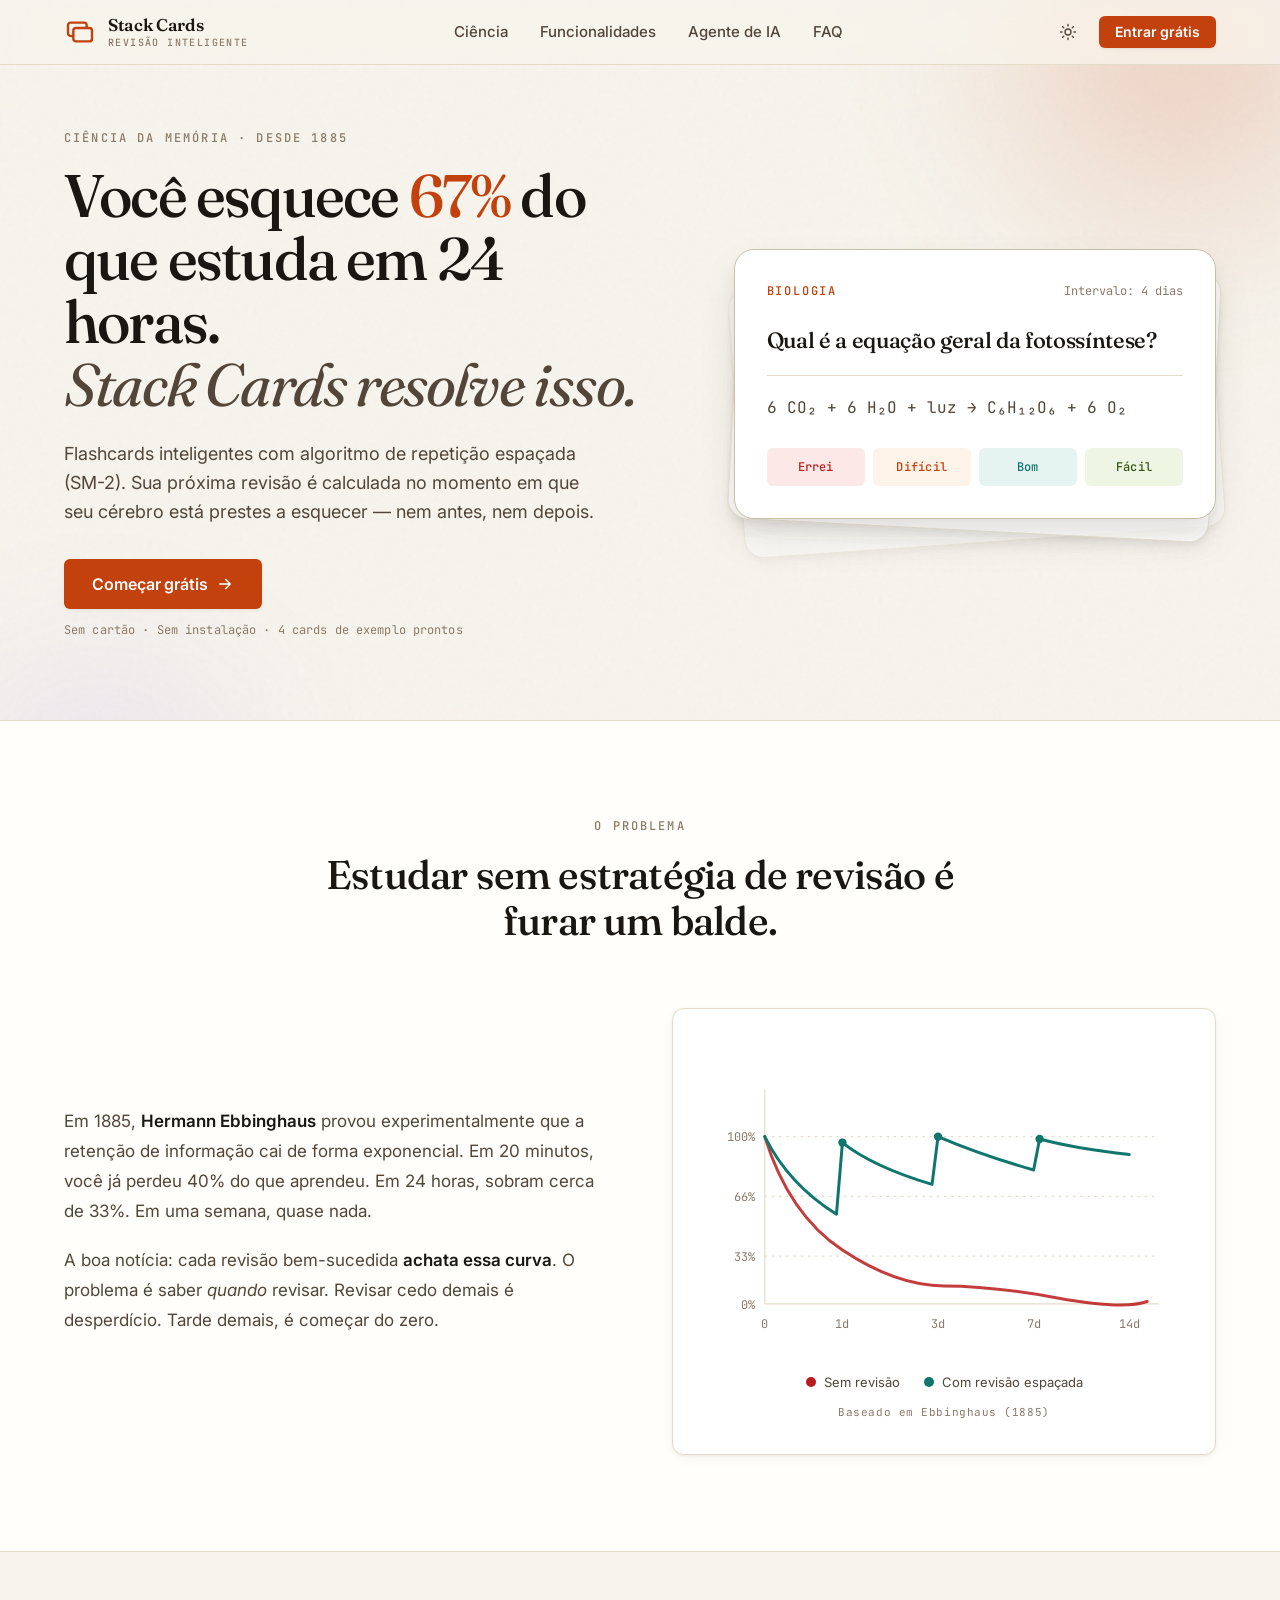
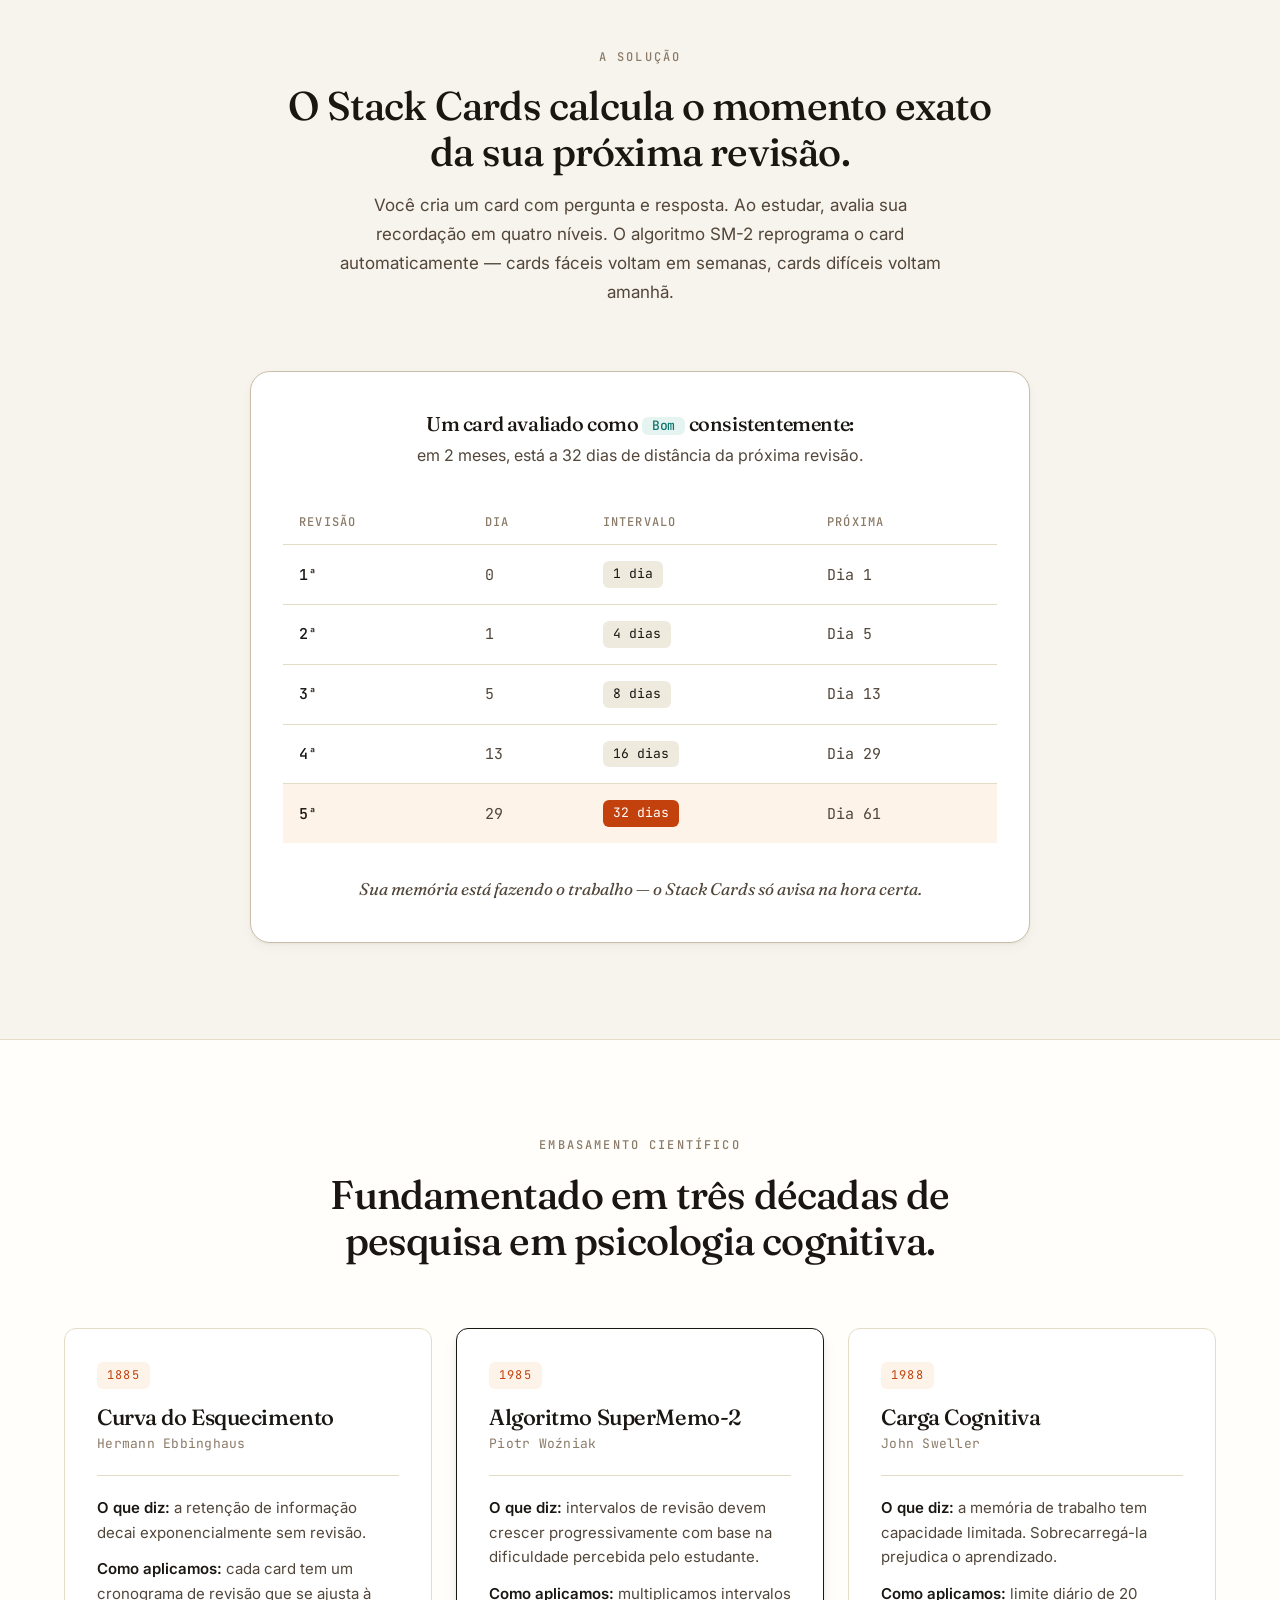
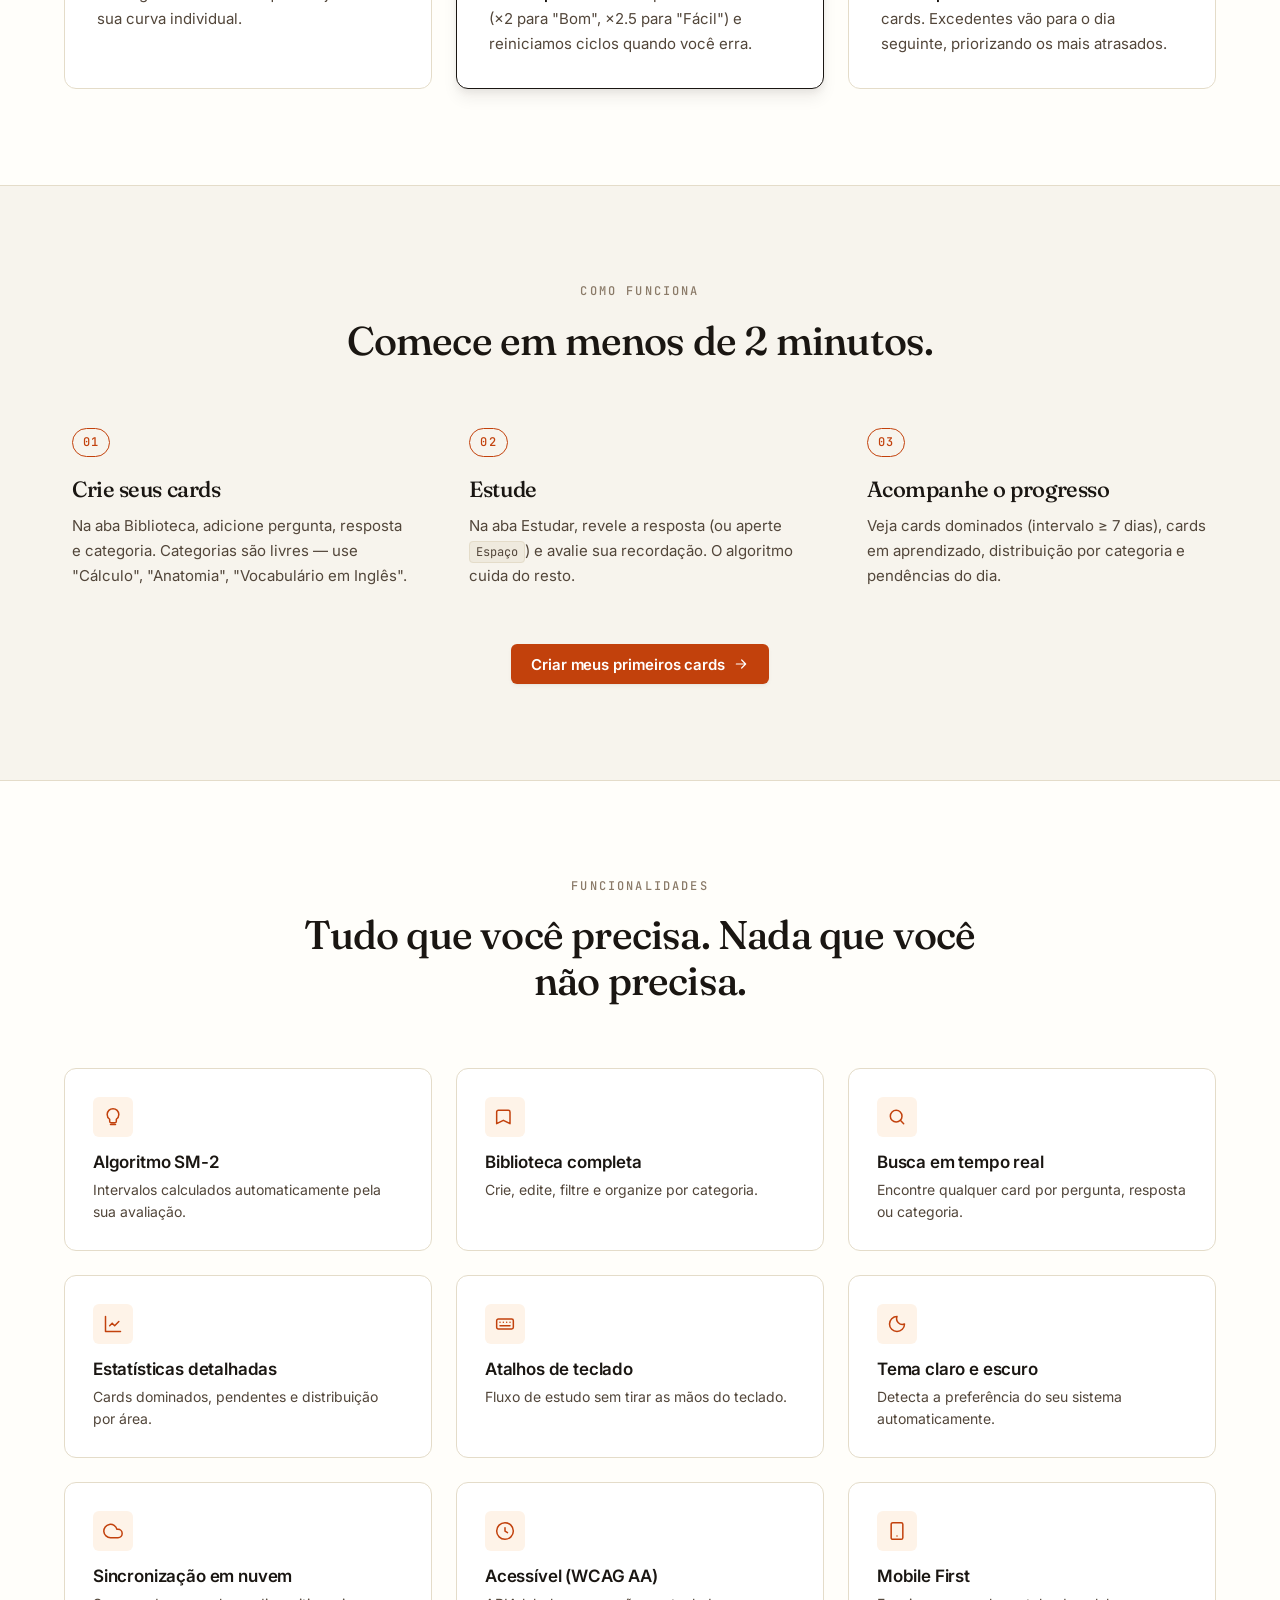
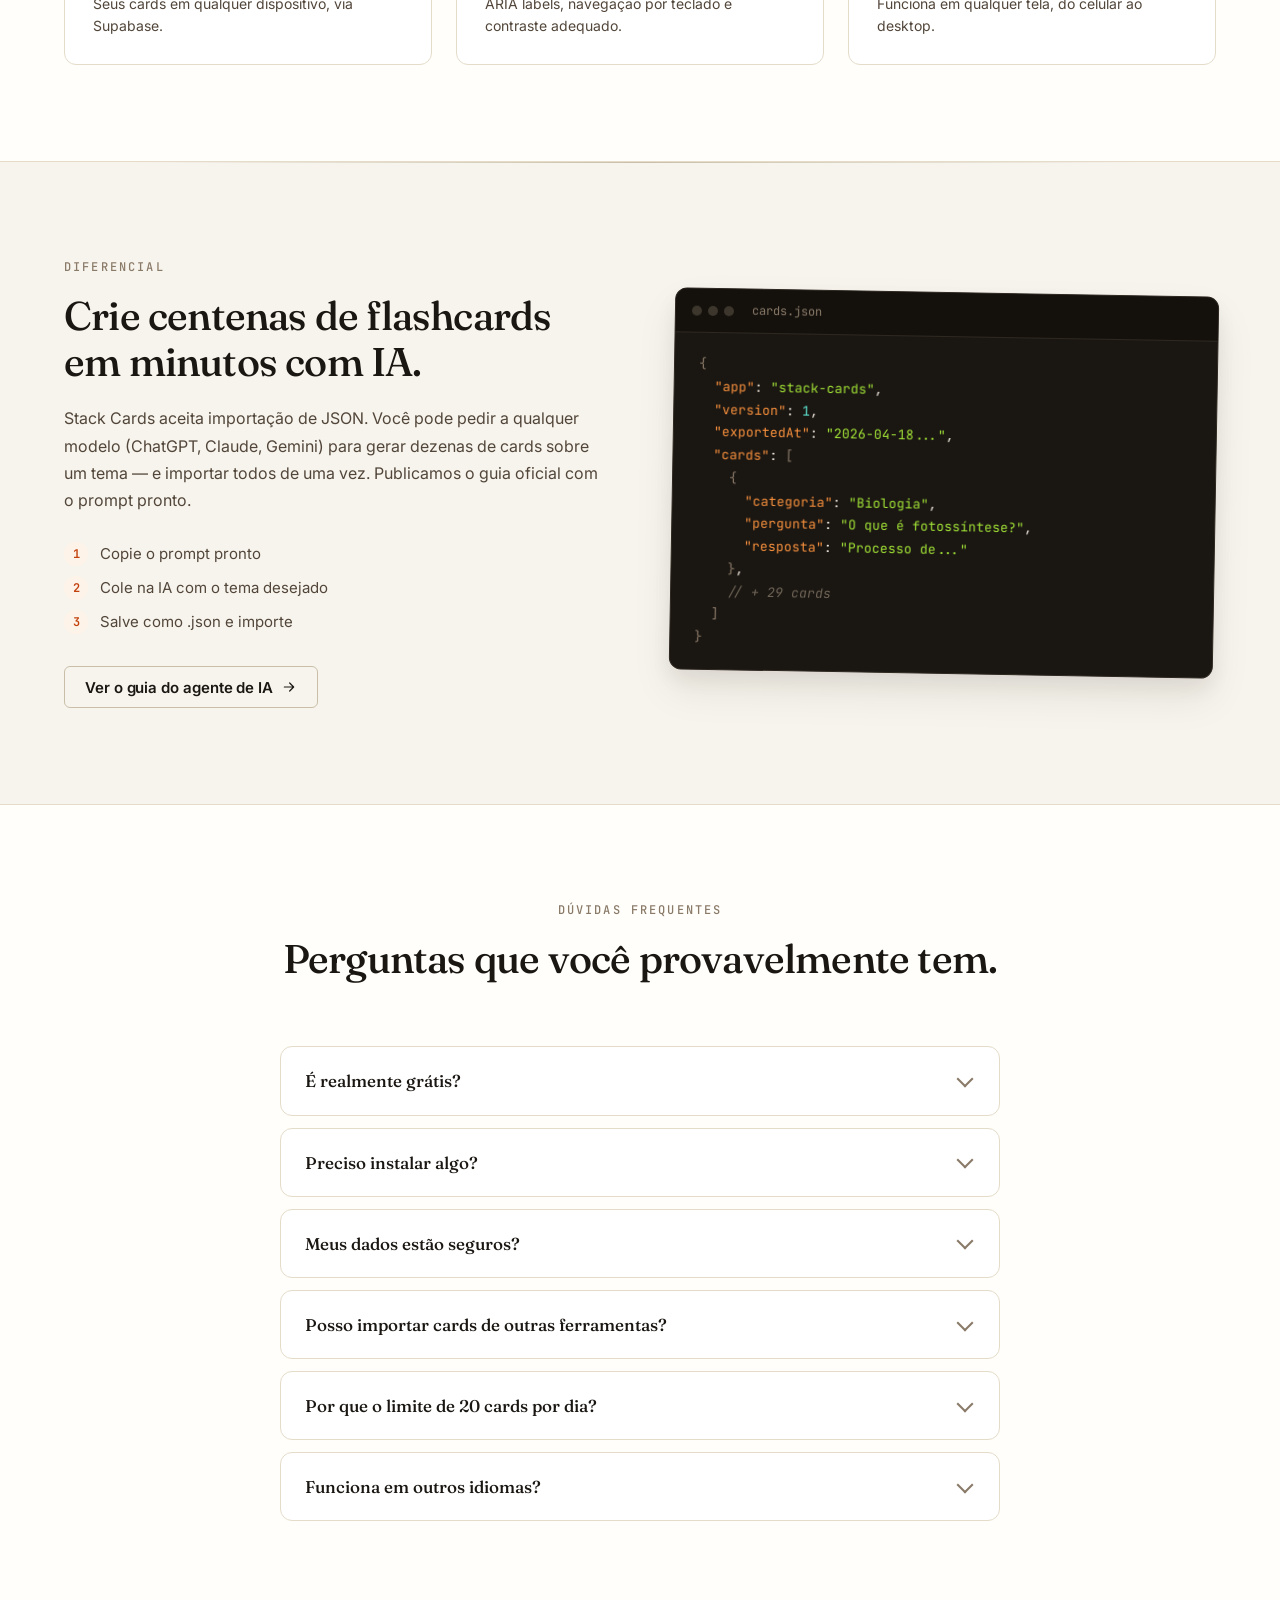
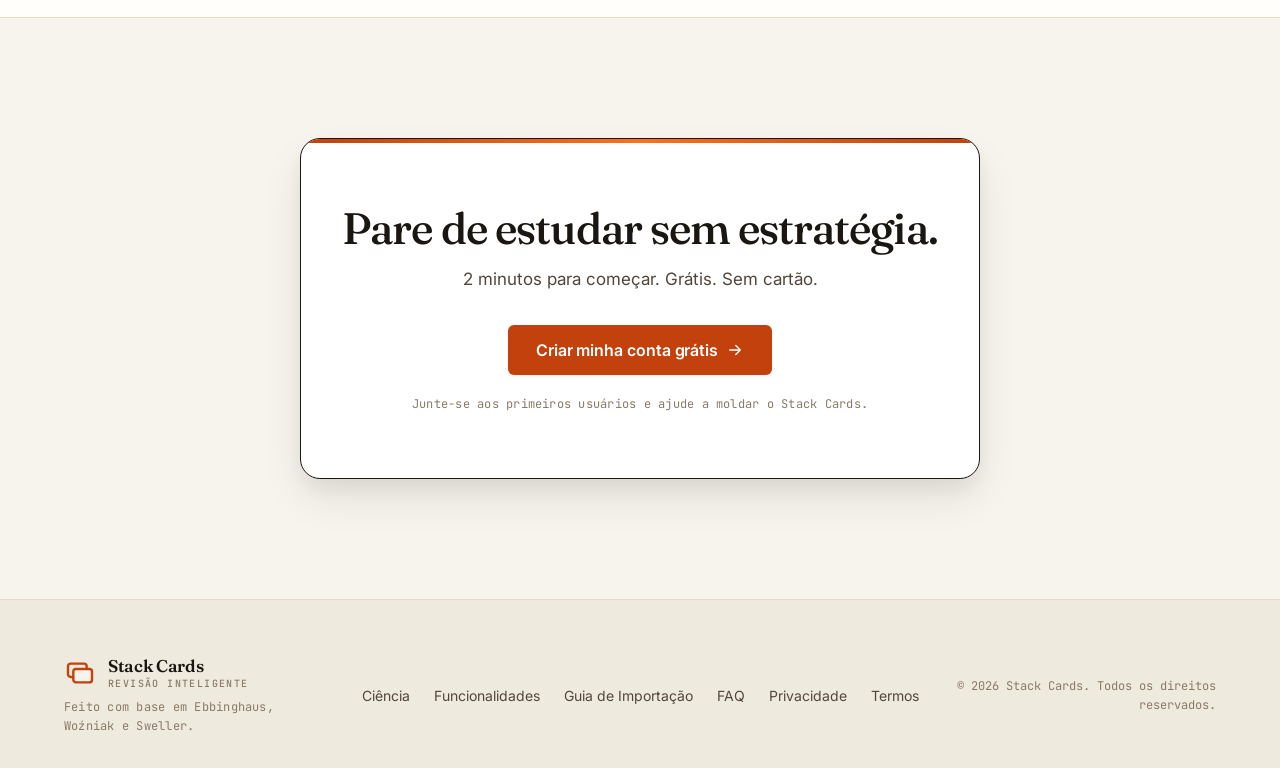
<file: index.html>
<!DOCTYPE html>
<html lang="pt-BR">
<head>
  <meta charset="UTF-8">
  <meta name="viewport" content="width=device-width, initial-scale=1.0">
  <meta name="description" content="Flashcards inteligentes com algoritmo SM-2. Fundamentado em três décadas de pesquisa em psicologia cognitiva. Grátis, sem cartão, sem instalação.">
  <meta name="robots" content="index, follow, max-snippet:-1, max-image-preview:large, max-video-preview:-1">
  <meta name="theme-color" content="#f7f4ed">
  <title>Stack Cards · Pare de esquecer o que você estuda</title>
  <link rel="canonical" href="https://stackcards.com.br/">

  <!-- Open Graph -->
  <meta property="og:title" content="Stack Cards — Flashcards com ciência da memória">
  <meta property="og:description" content="Algoritmo SM-2 calcula o momento exato da sua próxima revisão. Grátis.">
  <meta property="og:type" content="website">
  <meta property="og:url" content="https://stackcards.com.br">
  <meta property="og:image" content="https://stackcards.com.br/assets/favicon.png">
  <meta property="og:locale" content="pt_BR">
  <meta property="og:site_name" content="Stack Cards">

  <!-- Twitter -->
  <meta name="twitter:card" content="summary_large_image">
  <meta name="twitter:title" content="Stack Cards — Flashcards com ciência da memória">
  <meta name="twitter:description" content="Algoritmo SM-2 calcula o momento exato da sua próxima revisão. Grátis.">
  <meta name="twitter:image" content="https://stackcards.com.br/assets/favicon.png">

  <script type="application/ld+json">
    {
      "@context": "https://schema.org",
      "@type": "Organization",
      "name": "Stack Cards",
      "url": "https://stackcards.com.br/",
      "logo": "https://stackcards.com.br/assets/favicon.png",
      "description": "Plataforma de revisão espaçada com algoritmo SM-2 para retenção de longo prazo."
    }
  </script>

  <script type="application/ld+json">
    {
      "@context": "https://schema.org",
      "@type": "WebSite",
      "name": "Stack Cards",
      "url": "https://stackcards.com.br/",
      "inLanguage": "pt-BR"
    }
  </script>

  <script type="application/ld+json">
    {
      "@context": "https://schema.org",
      "@type": "FAQPage",
      "mainEntity": [
        {
          "@type": "Question",
          "name": "É realmente grátis?",
          "acceptedAnswer": {
            "@type": "Answer",
            "text": "Sim. Por enquanto, tudo é gratuito enquanto validamos a plataforma com os primeiros usuários. Você será avisado antes de qualquer mudança, e quem entrar agora terá condições especiais quando monetizarmos."
          }
        },
        {
          "@type": "Question",
          "name": "Preciso instalar algo?",
          "acceptedAnswer": {
            "@type": "Answer",
            "text": "Não. Stack Cards roda direto no navegador. Seus cards ficam sincronizados na nuvem, acessíveis de qualquer dispositivo."
          }
        },
        {
          "@type": "Question",
          "name": "Meus dados estão seguros?",
          "acceptedAnswer": {
            "@type": "Answer",
            "text": "Usamos Supabase como backend, com autenticação por conta individual. Seus cards são privados — só você tem acesso."
          }
        },
        {
          "@type": "Question",
          "name": "Posso importar cards de outras ferramentas?",
          "acceptedAnswer": {
            "@type": "Answer",
            "text": "Sim. Oferecemos importação via JSON. Qualquer conjunto de cards que você consiga converter para o nosso formato funciona."
          }
        },
        {
          "@type": "Question",
          "name": "Por que o limite de 20 cards por dia?",
          "acceptedAnswer": {
            "@type": "Answer",
            "text": "Porque a Teoria da Carga Cognitiva de Sweller mostra que a memória de trabalho tem limite. Exceder esse limite reduz a qualidade da memorização."
          }
        },
        {
          "@type": "Question",
          "name": "Funciona em outros idiomas?",
          "acceptedAnswer": {
            "@type": "Answer",
            "text": "Sim. Pergunta e resposta são texto livre em qualquer idioma. A interface, no momento, está em português."
          }
        }
      ]
    }
  </script>

  <!-- Fonts -->
  <link rel="preconnect" href="https://fonts.googleapis.com">
  <link rel="preconnect" href="https://fonts.gstatic.com" crossorigin>
  <link href="https://fonts.googleapis.com/css2?family=Fraunces:ital,opsz,wght@0,9..144,400;0,9..144,500;0,9..144,600;0,9..144,700;1,9..144,400&family=Inter:wght@400;500;600;700&family=JetBrains+Mono:wght@400;500&display=swap" rel="stylesheet">

  <link rel="stylesheet" href="styles.css">
  <link rel="icon" href="assets/favicon.png" type="image/png">
</head>
<body>

  <!-- Background decorativo -->
  <div class="bg-decoration" aria-hidden="true">
    <div class="grain"></div>
    <div class="gradient-blob gradient-blob-1"></div>
    <div class="gradient-blob gradient-blob-2"></div>
  </div>

  <!-- Header -->
  <header class="site-header">
    <div class="container header-inner">
      <a href="index.html" class="brand">
        <div class="brand-mark" aria-hidden="true">
          <svg viewBox="0 0 24 24" fill="none" xmlns="http://www.w3.org/2000/svg">
            <rect x="3" y="5" width="14" height="10" rx="2" stroke="currentColor" stroke-width="1.8"/>
            <rect x="7" y="9" width="14" height="10" rx="2" stroke="currentColor" stroke-width="1.8" fill="var(--bg-primary)"/>
          </svg>
        </div>
        <div class="brand-text">
          <span class="brand-title">Stack Cards</span>
          <span class="brand-sub">Revisão Inteligente</span>
        </div>
      </a>

      <nav class="site-nav" aria-label="Navegação principal">
        <a href="#ciencia">Ciência</a>
        <a href="#funcionalidades">Funcionalidades</a>
        <a href="#ia">Agente de IA</a>
        <a href="#faq">FAQ</a>
      </nav>

      <div class="header-actions">
        <button class="theme-toggle" id="themeToggle" aria-label="Alternar tema">
          <svg class="theme-icon theme-icon-sun" viewBox="0 0 24 24" fill="none" xmlns="http://www.w3.org/2000/svg" aria-hidden="true">
            <circle cx="12" cy="12" r="4" stroke="currentColor" stroke-width="1.8"/>
            <path d="M12 2v2M12 20v2M4.93 4.93l1.41 1.41M17.66 17.66l1.41 1.41M2 12h2M20 12h2M4.93 19.07l1.41-1.41M17.66 6.34l1.41-1.41" stroke="currentColor" stroke-width="1.8" stroke-linecap="round"/>
          </svg>
          <svg class="theme-icon theme-icon-moon" viewBox="0 0 24 24" fill="none" xmlns="http://www.w3.org/2000/svg" aria-hidden="true">
            <path d="M21 12.79A9 9 0 1 1 11.21 3 7 7 0 0 0 21 12.79z" stroke="currentColor" stroke-width="1.8" stroke-linejoin="round"/>
          </svg>
        </button>
        <a href="https://app.stackcards.com.br" class="btn btn-primary btn-sm">Entrar grátis</a>
      </div>
    </div>
  </header>

  <main>

    <!-- Hero -->
    <section class="hero">
      <div class="container hero-inner">
        <div class="hero-content">
          <p class="eyebrow">Ciência da memória · Desde 1885</p>
          <h1 class="hero-title">
            Você esquece <span class="accent-text">67%</span> do que estuda em 24 horas.
            <br>
            <span class="hero-title-alt">Stack Cards resolve isso.</span>
          </h1>
          <p class="hero-subtitle">
            Flashcards inteligentes com algoritmo de repetição espaçada (SM-2).
            Sua próxima revisão é calculada no momento em que seu cérebro está
            prestes a esquecer — nem antes, nem depois.
          </p>
          <div class="hero-cta">
            <a href="https://app.stackcards.com.br" class="btn btn-primary btn-lg">
              Começar grátis
              <svg viewBox="0 0 24 24" fill="none" xmlns="http://www.w3.org/2000/svg" aria-hidden="true">
                <path d="M5 12h14M13 6l6 6-6 6" stroke="currentColor" stroke-width="1.8" stroke-linecap="round" stroke-linejoin="round"/>
              </svg>
            </a>
            <p class="hero-microcopy">Sem cartão · Sem instalação · 4 cards de exemplo prontos</p>
          </div>
        </div>

        <!-- Mock do flashcard -->
        <div class="hero-visual" aria-hidden="true">
          <div class="mock-flashcard">
            <div class="mock-flashcard-meta">
              <span class="mock-category">BIOLOGIA</span>
              <span class="mock-interval">Intervalo: 4 dias</span>
            </div>
            <p class="mock-question">Qual é a equação geral da fotossíntese?</p>
            <div class="mock-divider"></div>
            <p class="mock-answer">6 CO₂ + 6 H₂O + luz → C₆H₁₂O₆ + 6 O₂</p>
            <div class="mock-review-buttons">
              <button class="mock-btn mock-btn-wrong">Errei</button>
              <button class="mock-btn mock-btn-hard">Difícil</button>
              <button class="mock-btn mock-btn-good">Bom</button>
              <button class="mock-btn mock-btn-easy">Fácil</button>
            </div>
          </div>
          <div class="mock-shadow-card mock-shadow-card-1"></div>
          <div class="mock-shadow-card mock-shadow-card-2"></div>
        </div>
      </div>
    </section>

    <!-- Problema -->
    <section class="section section-problem">
      <div class="container">
        <div class="section-head">
          <p class="eyebrow">O problema</p>
          <h2 class="section-title">Estudar sem estratégia de revisão é furar um balde.</h2>
        </div>

        <div class="problem-grid">
          <div class="problem-text">
            <p>
              Em 1885, <strong>Hermann Ebbinghaus</strong> provou experimentalmente que a
              retenção de informação cai de forma exponencial. Em 20 minutos, você
              já perdeu 40% do que aprendeu. Em 24 horas, sobram cerca de 33%.
              Em uma semana, quase nada.
            </p>
            <p>
              A boa notícia: cada revisão bem-sucedida <strong>achata essa curva</strong>.
              O problema é saber <em>quando</em> revisar. Revisar cedo demais é desperdício.
              Tarde demais, é começar do zero.
            </p>
          </div>

          <div class="problem-chart">
            <svg viewBox="0 0 400 260" xmlns="http://www.w3.org/2000/svg" role="img" aria-label="Gráfico da Curva do Esquecimento">
              <!-- Grid -->
              <g class="chart-grid">
                <line x1="50" y1="40" x2="50" y2="220"/>
                <line x1="50" y1="220" x2="380" y2="220"/>
                <line x1="50" y1="180" x2="380" y2="180" stroke-dasharray="2,4"/>
                <line x1="50" y1="130" x2="380" y2="130" stroke-dasharray="2,4"/>
                <line x1="50" y1="80" x2="380" y2="80" stroke-dasharray="2,4"/>
              </g>

              <!-- Labels eixo Y -->
              <g class="chart-label">
                <text x="42" y="224" text-anchor="end">0%</text>
                <text x="42" y="184" text-anchor="end">33%</text>
                <text x="42" y="134" text-anchor="end">66%</text>
                <text x="42" y="84" text-anchor="end">100%</text>
              </g>

              <!-- Labels eixo X -->
              <g class="chart-label">
                <text x="50" y="240" text-anchor="middle">0</text>
                <text x="115" y="240" text-anchor="middle">1d</text>
                <text x="195" y="240" text-anchor="middle">3d</text>
                <text x="275" y="240" text-anchor="middle">7d</text>
                <text x="355" y="240" text-anchor="middle">14d</text>
              </g>

              <!-- Curva sem revisão -->
              <path d="M50,80 Q70,145 115,175 T200,205 T295,215 T370,218"
                    class="chart-line chart-line-wrong"
                    fill="none"
                    stroke-width="2.5"
                    stroke-linecap="round"/>

              <!-- Curva com revisão espaçada (dentes de serra que sobem) -->
              <path d="M50,80 Q70,120 110,145 L115,85 Q140,105 190,120 L195,80 Q230,95 275,108 L280,82 Q310,90 355,95"
                    class="chart-line chart-line-good"
                    fill="none"
                    stroke-width="2.5"
                    stroke-linecap="round"
                    stroke-linejoin="round"/>

              <!-- Pontos de revisão -->
              <g class="chart-dots">
                <circle cx="115" cy="85" r="3.5"/>
                <circle cx="195" cy="80" r="3.5"/>
                <circle cx="280" cy="82" r="3.5"/>
              </g>
            </svg>

            <div class="chart-legend">
              <div class="chart-legend-item">
                <span class="chart-legend-dot chart-legend-dot-wrong"></span>
                <span>Sem revisão</span>
              </div>
              <div class="chart-legend-item">
                <span class="chart-legend-dot chart-legend-dot-good"></span>
                <span>Com revisão espaçada</span>
              </div>
            </div>
            <p class="chart-citation">Baseado em Ebbinghaus (1885)</p>
          </div>
        </div>
      </div>
    </section>

    <!-- Solução / Progressão -->
    <section class="section section-solution">
      <div class="container">
        <div class="section-head">
          <p class="eyebrow">A solução</p>
          <h2 class="section-title">O Stack Cards calcula o momento exato da sua próxima revisão.</h2>
          <p class="section-description">
            Você cria um card com pergunta e resposta. Ao estudar, avalia sua
            recordação em quatro níveis. O algoritmo SM-2 reprograma o card
            automaticamente — cards fáceis voltam em semanas, cards difíceis voltam amanhã.
          </p>
        </div>

        <div class="progression-wrapper">
          <div class="progression-header">
            <h3 class="progression-title">Um card avaliado como <span class="chip-inline chip-good">Bom</span> consistentemente:</h3>
            <p class="progression-sub">em 2 meses, está a 32 dias de distância da próxima revisão.</p>
          </div>

          <div class="progression-table-wrap">
            <table class="progression-table">
              <thead>
                <tr>
                  <th>Revisão</th>
                  <th>Dia</th>
                  <th>Intervalo</th>
                  <th>Próxima</th>
                </tr>
              </thead>
              <tbody>
                <tr><td>1ª</td><td>0</td><td><span class="interval-badge">1 dia</span></td><td>Dia 1</td></tr>
                <tr><td>2ª</td><td>1</td><td><span class="interval-badge">4 dias</span></td><td>Dia 5</td></tr>
                <tr><td>3ª</td><td>5</td><td><span class="interval-badge">8 dias</span></td><td>Dia 13</td></tr>
                <tr><td>4ª</td><td>13</td><td><span class="interval-badge">16 dias</span></td><td>Dia 29</td></tr>
                <tr class="row-highlight"><td>5ª</td><td>29</td><td><span class="interval-badge interval-badge-strong">32 dias</span></td><td>Dia 61</td></tr>
              </tbody>
            </table>
          </div>

          <p class="progression-footnote">
            Sua memória está fazendo o trabalho — o Stack Cards só avisa na hora certa.
          </p>
        </div>
      </div>
    </section>

    <!-- Ciência -->
    <section class="section section-science" id="ciencia">
      <div class="container">
        <div class="section-head">
          <p class="eyebrow">Embasamento científico</p>
          <h2 class="section-title">Fundamentado em três décadas de pesquisa em psicologia cognitiva.</h2>
        </div>

        <div class="science-grid">
          <article class="science-card">
            <header class="science-card-head">
              <span class="science-year">1885</span>
              <h3 class="science-card-title">Curva do Esquecimento</h3>
              <p class="science-author">Hermann Ebbinghaus</p>
            </header>
            <div class="science-card-body">
              <p class="science-claim"><strong>O que diz:</strong> a retenção de informação decai exponencialmente sem revisão.</p>
              <p class="science-application"><strong>Como aplicamos:</strong> cada card tem um cronograma de revisão que se ajusta à sua curva individual.</p>
            </div>
          </article>

          <article class="science-card science-card-featured">
            <header class="science-card-head">
              <span class="science-year">1985</span>
              <h3 class="science-card-title">Algoritmo SuperMemo-2</h3>
              <p class="science-author">Piotr Woźniak</p>
            </header>
            <div class="science-card-body">
              <p class="science-claim"><strong>O que diz:</strong> intervalos de revisão devem crescer progressivamente com base na dificuldade percebida pelo estudante.</p>
              <p class="science-application"><strong>Como aplicamos:</strong> multiplicamos intervalos (×2 para "Bom", ×2.5 para "Fácil") e reiniciamos ciclos quando você erra.</p>
            </div>
          </article>

          <article class="science-card">
            <header class="science-card-head">
              <span class="science-year">1988</span>
              <h3 class="science-card-title">Carga Cognitiva</h3>
              <p class="science-author">John Sweller</p>
            </header>
            <div class="science-card-body">
              <p class="science-claim"><strong>O que diz:</strong> a memória de trabalho tem capacidade limitada. Sobrecarregá-la prejudica o aprendizado.</p>
              <p class="science-application"><strong>Como aplicamos:</strong> limite diário de 20 cards. Excedentes vão para o dia seguinte, priorizando os mais atrasados.</p>
            </div>
          </article>
        </div>
      </div>
    </section>

    <!-- Como funciona -->
    <section class="section section-how">
      <div class="container">
        <div class="section-head">
          <p class="eyebrow">Como funciona</p>
          <h2 class="section-title">Comece em menos de 2 minutos.</h2>
        </div>

        <ol class="steps-list">
          <li class="step">
            <span class="step-number">01</span>
            <h3 class="step-title">Crie seus cards</h3>
            <p class="step-description">
              Na aba Biblioteca, adicione pergunta, resposta e categoria.
              Categorias são livres — use "Cálculo", "Anatomia", "Vocabulário em Inglês".
            </p>
          </li>
          <li class="step">
            <span class="step-number">02</span>
            <h3 class="step-title">Estude</h3>
            <p class="step-description">
              Na aba Estudar, revele a resposta (ou aperte <kbd>Espaço</kbd>) e avalie sua recordação.
              O algoritmo cuida do resto.
            </p>
          </li>
          <li class="step">
            <span class="step-number">03</span>
            <h3 class="step-title">Acompanhe o progresso</h3>
            <p class="step-description">
              Veja cards dominados (intervalo ≥ 7 dias), cards em aprendizado,
              distribuição por categoria e pendências do dia.
            </p>
          </li>
        </ol>

        <div class="cta-inline">
          <a href="https://app.stackcards.com.br" class="btn btn-primary">
            Criar meus primeiros cards
            <svg viewBox="0 0 24 24" fill="none" xmlns="http://www.w3.org/2000/svg" aria-hidden="true">
              <path d="M5 12h14M13 6l6 6-6 6" stroke="currentColor" stroke-width="1.8" stroke-linecap="round" stroke-linejoin="round"/>
            </svg>
          </a>
        </div>
      </div>
    </section>

    <!-- Funcionalidades -->
    <section class="section section-features" id="funcionalidades">
      <div class="container">
        <div class="section-head">
          <p class="eyebrow">Funcionalidades</p>
          <h2 class="section-title">Tudo que você precisa. Nada que você não precisa.</h2>
        </div>

        <div class="features-grid">
          <article class="feature">
            <div class="feature-icon">
              <svg viewBox="0 0 24 24" fill="none" xmlns="http://www.w3.org/2000/svg"><path d="M12 2a7 7 0 0 0-7 7c0 2.4 1.2 4.5 3 5.7V17a2 2 0 0 0 2 2h4a2 2 0 0 0 2-2v-2.3a7 7 0 0 0 3-5.7 7 7 0 0 0-7-7zM9 21h6" stroke="currentColor" stroke-width="1.8" stroke-linecap="round" stroke-linejoin="round"/></svg>
            </div>
            <h3 class="feature-title">Algoritmo SM-2</h3>
            <p class="feature-description">Intervalos calculados automaticamente pela sua avaliação.</p>
          </article>

          <article class="feature">
            <div class="feature-icon">
              <svg viewBox="0 0 24 24" fill="none" xmlns="http://www.w3.org/2000/svg"><path d="M4 4h12a2 2 0 0 1 2 2v14l-8-4-8 4V6a2 2 0 0 1 2-2z" stroke="currentColor" stroke-width="1.8" stroke-linejoin="round"/></svg>
            </div>
            <h3 class="feature-title">Biblioteca completa</h3>
            <p class="feature-description">Crie, edite, filtre e organize por categoria.</p>
          </article>

          <article class="feature">
            <div class="feature-icon">
              <svg viewBox="0 0 24 24" fill="none" xmlns="http://www.w3.org/2000/svg"><circle cx="11" cy="11" r="7" stroke="currentColor" stroke-width="1.8"/><path d="m20 20-4-4" stroke="currentColor" stroke-width="1.8" stroke-linecap="round"/></svg>
            </div>
            <h3 class="feature-title">Busca em tempo real</h3>
            <p class="feature-description">Encontre qualquer card por pergunta, resposta ou categoria.</p>
          </article>

          <article class="feature">
            <div class="feature-icon">
              <svg viewBox="0 0 24 24" fill="none" xmlns="http://www.w3.org/2000/svg"><path d="M3 3v18h18M8 14l3-3 3 3 5-5" stroke="currentColor" stroke-width="1.8" stroke-linecap="round" stroke-linejoin="round"/></svg>
            </div>
            <h3 class="feature-title">Estatísticas detalhadas</h3>
            <p class="feature-description">Cards dominados, pendentes e distribuição por área.</p>
          </article>

          <article class="feature">
            <div class="feature-icon">
              <svg viewBox="0 0 24 24" fill="none" xmlns="http://www.w3.org/2000/svg"><rect x="2" y="6" width="20" height="12" rx="2" stroke="currentColor" stroke-width="1.8"/><path d="M6 10h.01M10 10h.01M14 10h.01M18 10h.01M6 14h12" stroke="currentColor" stroke-width="1.8" stroke-linecap="round"/></svg>
            </div>
            <h3 class="feature-title">Atalhos de teclado</h3>
            <p class="feature-description">Fluxo de estudo sem tirar as mãos do teclado.</p>
          </article>

          <article class="feature">
            <div class="feature-icon">
              <svg viewBox="0 0 24 24" fill="none" xmlns="http://www.w3.org/2000/svg"><path d="M12 3a9 9 0 1 0 9 9A7 7 0 0 1 12 3z" stroke="currentColor" stroke-width="1.8" stroke-linejoin="round"/></svg>
            </div>
            <h3 class="feature-title">Tema claro e escuro</h3>
            <p class="feature-description">Detecta a preferência do seu sistema automaticamente.</p>
          </article>

          <article class="feature">
            <div class="feature-icon">
              <svg viewBox="0 0 24 24" fill="none" xmlns="http://www.w3.org/2000/svg"><path d="M18 10h-1.26A8 8 0 1 0 9 20h9a5 5 0 0 0 0-10z" stroke="currentColor" stroke-width="1.8" stroke-linejoin="round"/></svg>
            </div>
            <h3 class="feature-title">Sincronização em nuvem</h3>
            <p class="feature-description">Seus cards em qualquer dispositivo, via Supabase.</p>
          </article>

          <article class="feature">
            <div class="feature-icon">
              <svg viewBox="0 0 24 24" fill="none" xmlns="http://www.w3.org/2000/svg"><circle cx="12" cy="12" r="10" stroke="currentColor" stroke-width="1.8"/><path d="M12 8v4l3 2" stroke="currentColor" stroke-width="1.8" stroke-linecap="round"/></svg>
            </div>
            <h3 class="feature-title">Acessível (WCAG AA)</h3>
            <p class="feature-description">ARIA labels, navegação por teclado e contraste adequado.</p>
          </article>

          <article class="feature">
            <div class="feature-icon">
              <svg viewBox="0 0 24 24" fill="none" xmlns="http://www.w3.org/2000/svg"><rect x="5" y="2" width="14" height="20" rx="2" stroke="currentColor" stroke-width="1.8"/><path d="M12 18h.01" stroke="currentColor" stroke-width="1.8" stroke-linecap="round"/></svg>
            </div>
            <h3 class="feature-title">Mobile First</h3>
            <p class="feature-description">Funciona em qualquer tela, do celular ao desktop.</p>
          </article>
        </div>
      </div>
    </section>

    <!-- Agente de IA -->
    <section class="section section-ai" id="ia">
      <div class="container ai-inner">
        <div class="ai-content">
          <p class="eyebrow">Diferencial</p>
          <h2 class="section-title">Crie centenas de flashcards em minutos com IA.</h2>
          <p class="ai-description">
            Stack Cards aceita importação de JSON. Você pode pedir a qualquer modelo
            (ChatGPT, Claude, Gemini) para gerar dezenas de cards sobre um tema —
            e importar todos de uma vez. Publicamos o guia oficial com o prompt pronto.
          </p>

          <ul class="ai-steps">
            <li><span class="ai-step-num">1</span> Copie o prompt pronto</li>
            <li><span class="ai-step-num">2</span> Cole na IA com o tema desejado</li>
            <li><span class="ai-step-num">3</span> Salve como .json e importe</li>
          </ul>

          <a href="guia-ia.html" class="btn btn-ghost">
            Ver o guia do agente de IA
            <svg viewBox="0 0 24 24" fill="none" xmlns="http://www.w3.org/2000/svg" aria-hidden="true">
              <path d="M5 12h14M13 6l6 6-6 6" stroke="currentColor" stroke-width="1.8" stroke-linecap="round" stroke-linejoin="round"/>
            </svg>
          </a>
        </div>

        <div class="ai-visual" aria-hidden="true">
          <div class="ai-code">
            <div class="ai-code-head">
              <span class="ai-code-dot"></span>
              <span class="ai-code-dot"></span>
              <span class="ai-code-dot"></span>
              <span class="ai-code-filename">cards.json</span>
            </div>
            <pre class="ai-code-body"><span class="code-punct">{</span>
  <span class="code-key">"app"</span>: <span class="code-string">"stack-cards"</span>,
  <span class="code-key">"version"</span>: <span class="code-num">1</span>,
  <span class="code-key">"exportedAt"</span>: <span class="code-string">"2026-04-18..."</span>,
  <span class="code-key">"cards"</span>: <span class="code-punct">[</span>
    <span class="code-punct">{</span>
      <span class="code-key">"categoria"</span>: <span class="code-string">"Biologia"</span>,
      <span class="code-key">"pergunta"</span>: <span class="code-string">"O que é fotossíntese?"</span>,
      <span class="code-key">"resposta"</span>: <span class="code-string">"Processo de..."</span>
    <span class="code-punct">}</span>,
    <span class="code-comment">// + 29 cards</span>
  <span class="code-punct">]</span>
<span class="code-punct">}</span></pre>
          </div>
        </div>
      </div>
    </section>

    <!-- FAQ -->
    <section class="section section-faq" id="faq">
      <div class="container">
        <div class="section-head">
          <p class="eyebrow">Dúvidas frequentes</p>
          <h2 class="section-title">Perguntas que você provavelmente tem.</h2>
        </div>

        <div class="faq-list">
          <details class="faq-item">
            <summary class="faq-question">É realmente grátis?</summary>
            <div class="faq-answer">
              <p>
                Sim. Por enquanto, tudo é gratuito enquanto validamos a plataforma
                com os primeiros usuários. Você será avisado antes de qualquer
                mudança, e quem entrar agora terá condições especiais quando monetizarmos.
              </p>
            </div>
          </details>

          <details class="faq-item">
            <summary class="faq-question">Preciso instalar algo?</summary>
            <div class="faq-answer">
              <p>
                Não. Stack Cards roda direto no navegador. Seus cards ficam
                sincronizados na nuvem, acessíveis de qualquer dispositivo.
              </p>
            </div>
          </details>

          <details class="faq-item">
            <summary class="faq-question">Meus dados estão seguros?</summary>
            <div class="faq-answer">
              <p>
                Usamos Supabase como backend, com autenticação por conta individual.
                Seus cards são privados — só você tem acesso.
              </p>
            </div>
          </details>

          <details class="faq-item">
            <summary class="faq-question">Posso importar cards de outras ferramentas?</summary>
            <div class="faq-answer">
              <p>
                Sim. Oferecemos importação via JSON. Qualquer conjunto de cards
                que você consiga converter para o nosso formato (documentado no guia)
                funciona.
              </p>
            </div>
          </details>

          <details class="faq-item">
            <summary class="faq-question">Por que o limite de 20 cards por dia?</summary>
            <div class="faq-answer">
              <p>
                Porque a ciência (Teoria da Carga Cognitiva de Sweller, 1988)
                mostra que a memória de trabalho tem limite. Exceder esse limite
                reduz a qualidade da memorização. Cards pendentes excedentes vão
                automaticamente para o dia seguinte.
              </p>
            </div>
          </details>

          <details class="faq-item">
            <summary class="faq-question">Funciona em outros idiomas?</summary>
            <div class="faq-answer">
              <p>
                Sim. Pergunta e resposta são texto livre — escreva em qualquer idioma.
                A interface, no momento, está em português.
              </p>
            </div>
          </details>
        </div>
      </div>
    </section>

    <!-- CTA Final -->
    <section class="section section-final-cta">
      <div class="container">
        <div class="final-cta-box">
          <h2 class="final-cta-title">Pare de estudar sem estratégia.</h2>
          <p class="final-cta-sub">2 minutos para começar. Grátis. Sem cartão.</p>
          <a href="https://app.stackcards.com.br" class="btn btn-primary btn-lg">
            Criar minha conta grátis
            <svg viewBox="0 0 24 24" fill="none" xmlns="http://www.w3.org/2000/svg" aria-hidden="true">
              <path d="M5 12h14M13 6l6 6-6 6" stroke="currentColor" stroke-width="1.8" stroke-linecap="round" stroke-linejoin="round"/>
            </svg>
          </a>
          <p class="final-cta-micro">Junte-se aos primeiros usuários e ajude a moldar o Stack Cards.</p>
        </div>
      </div>
    </section>

  </main>

  <!-- Footer -->
  <footer class="site-footer">
    <div class="container footer-inner">
      <div class="footer-brand">
        <a href="index.html" class="brand">
          <div class="brand-mark" aria-hidden="true">
            <svg viewBox="0 0 24 24" fill="none" xmlns="http://www.w3.org/2000/svg">
              <rect x="3" y="5" width="14" height="10" rx="2" stroke="currentColor" stroke-width="1.8"/>
              <rect x="7" y="9" width="14" height="10" rx="2" stroke="currentColor" stroke-width="1.8" fill="var(--bg-primary)"/>
            </svg>
          </div>
          <div class="brand-text">
            <span class="brand-title">Stack Cards</span>
            <span class="brand-sub">Revisão Inteligente</span>
          </div>
        </a>
        <p class="footer-tagline">Feito com base em Ebbinghaus, Woźniak e Sweller.</p>
      </div>

      <nav class="footer-nav" aria-label="Links do rodapé">
        <a href="#ciencia">Ciência</a>
        <a href="#funcionalidades">Funcionalidades</a>
        <a href="guia-ia.html">Guia de Importação</a>
        <a href="#faq">FAQ</a>
        <a href="https://app.stackcards.com.br/privacidade">Privacidade</a>
        <a href="https://app.stackcards.com.br/termos">Termos</a>
      </nav>

      <p class="footer-copy">© <span id="year"></span> Stack Cards. Todos os direitos reservados.</p>
    </div>
  </footer>

  <script src="script.js" defer></script>
</body>
</html>
</file>
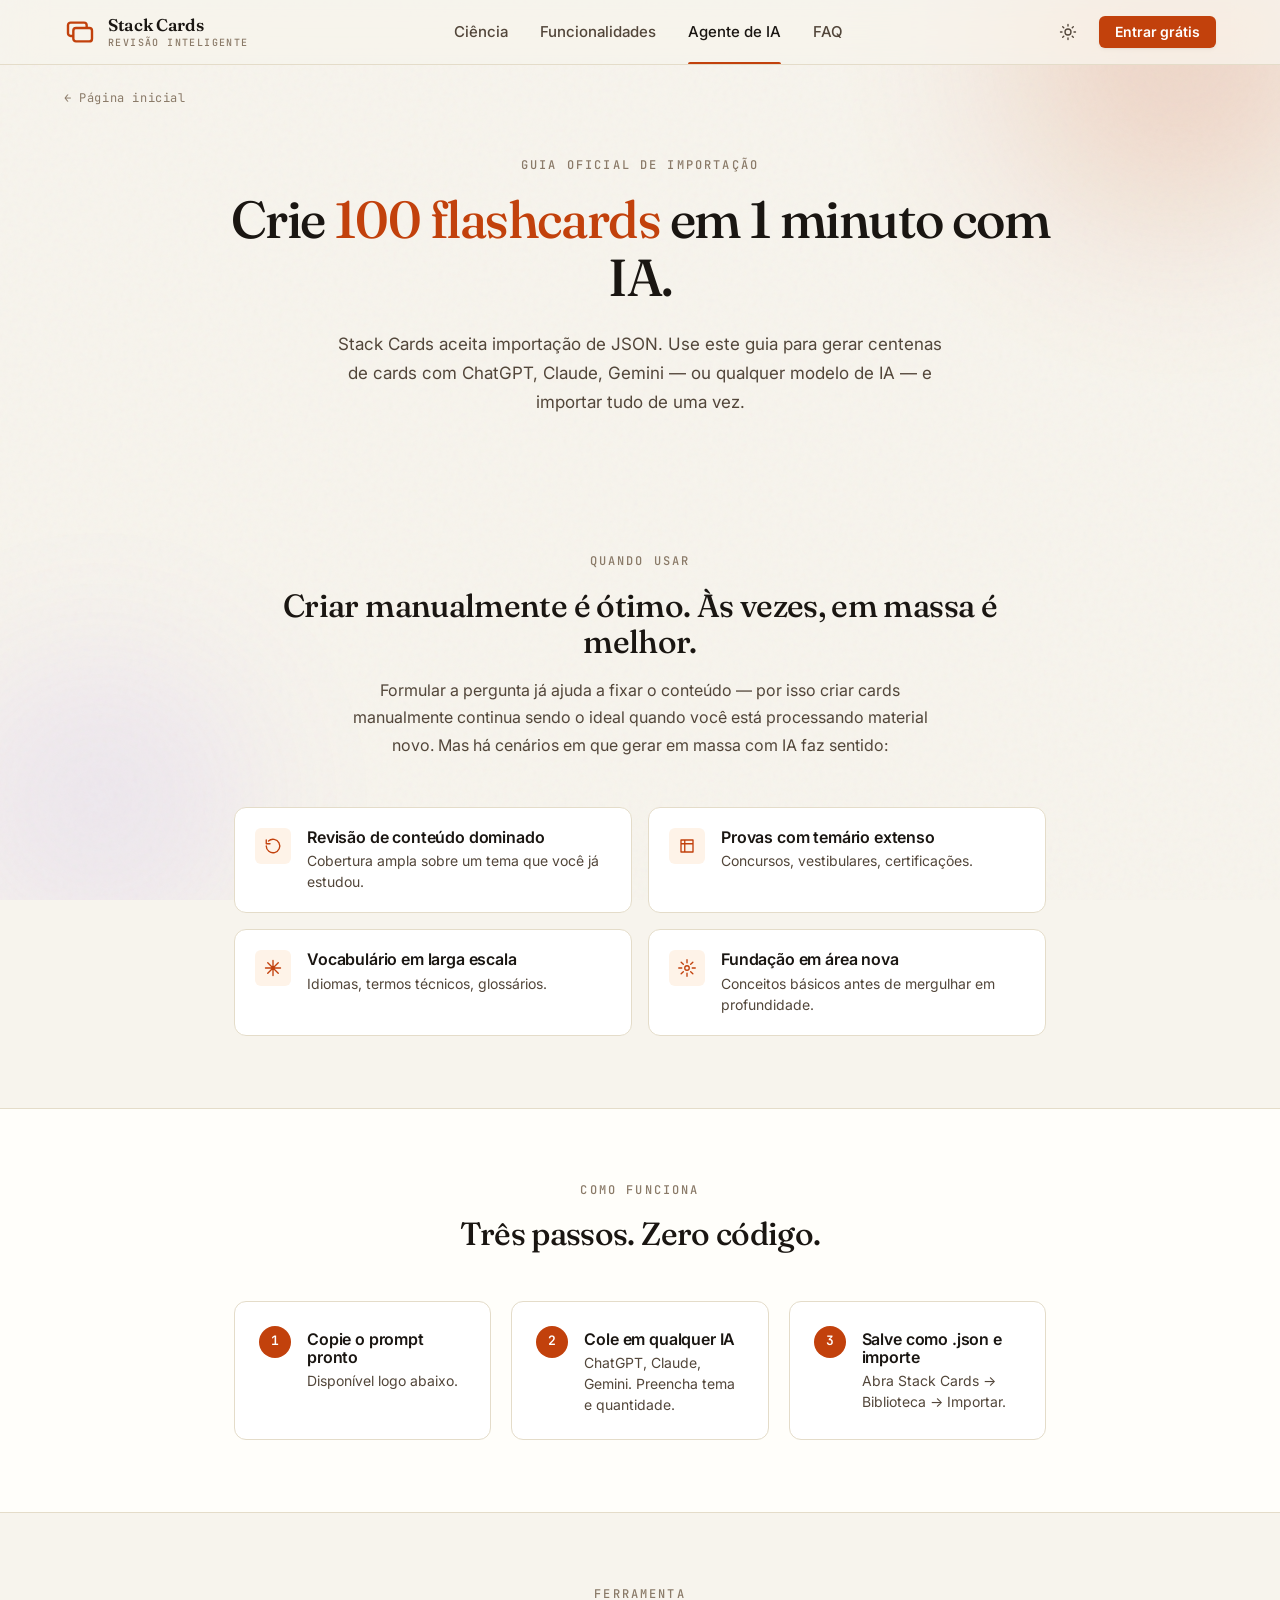
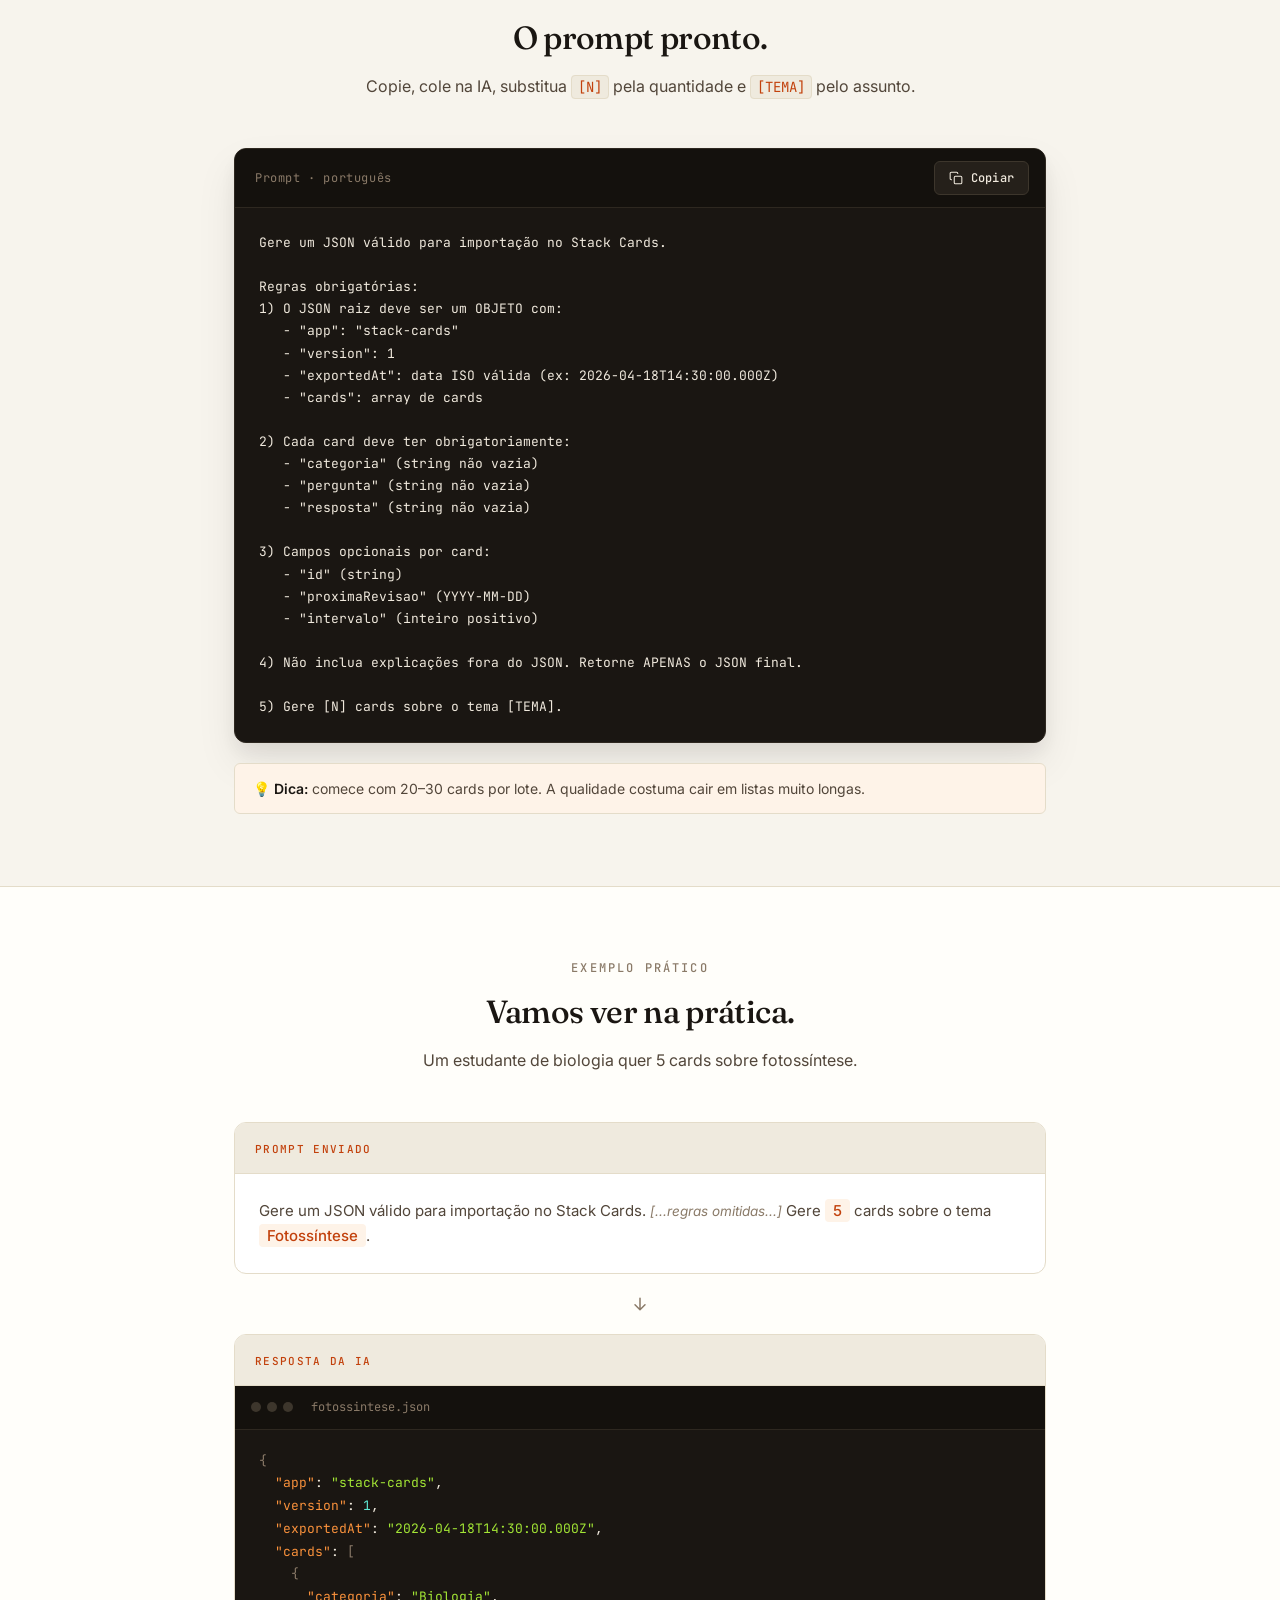
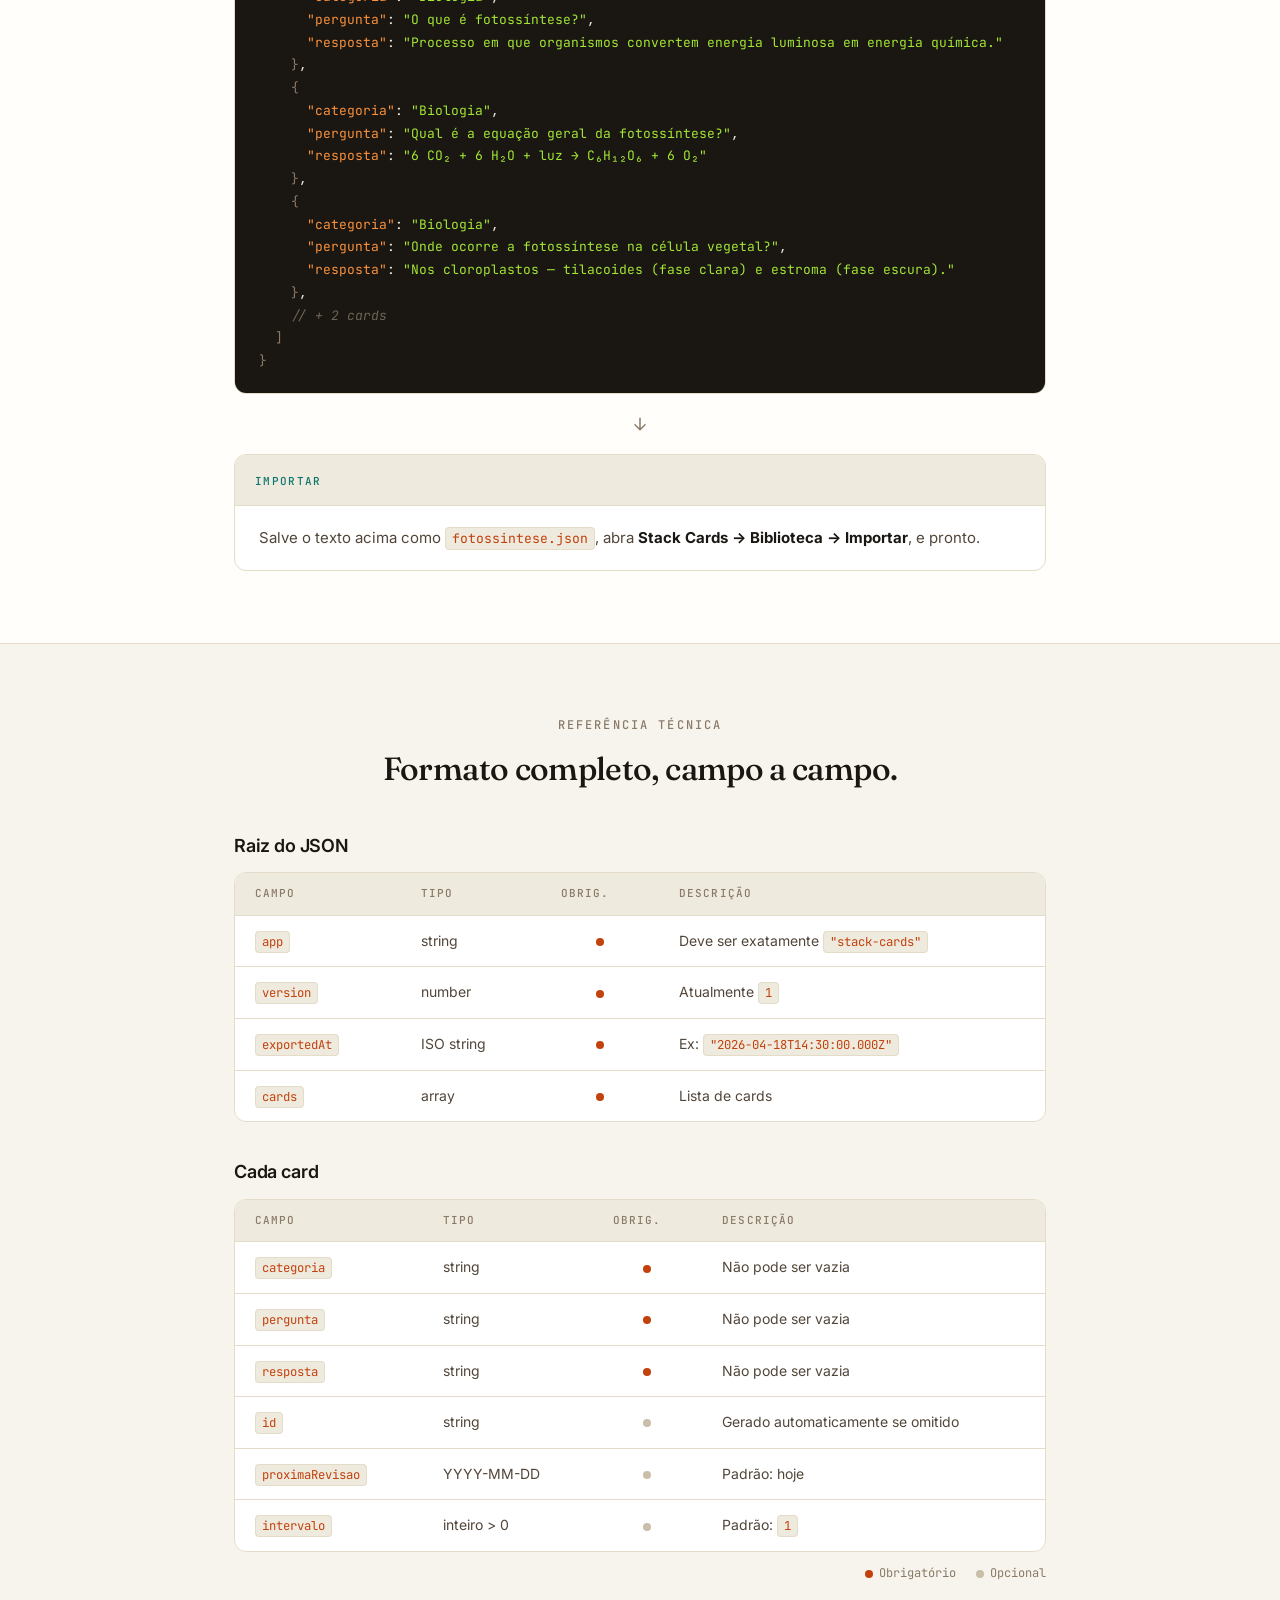
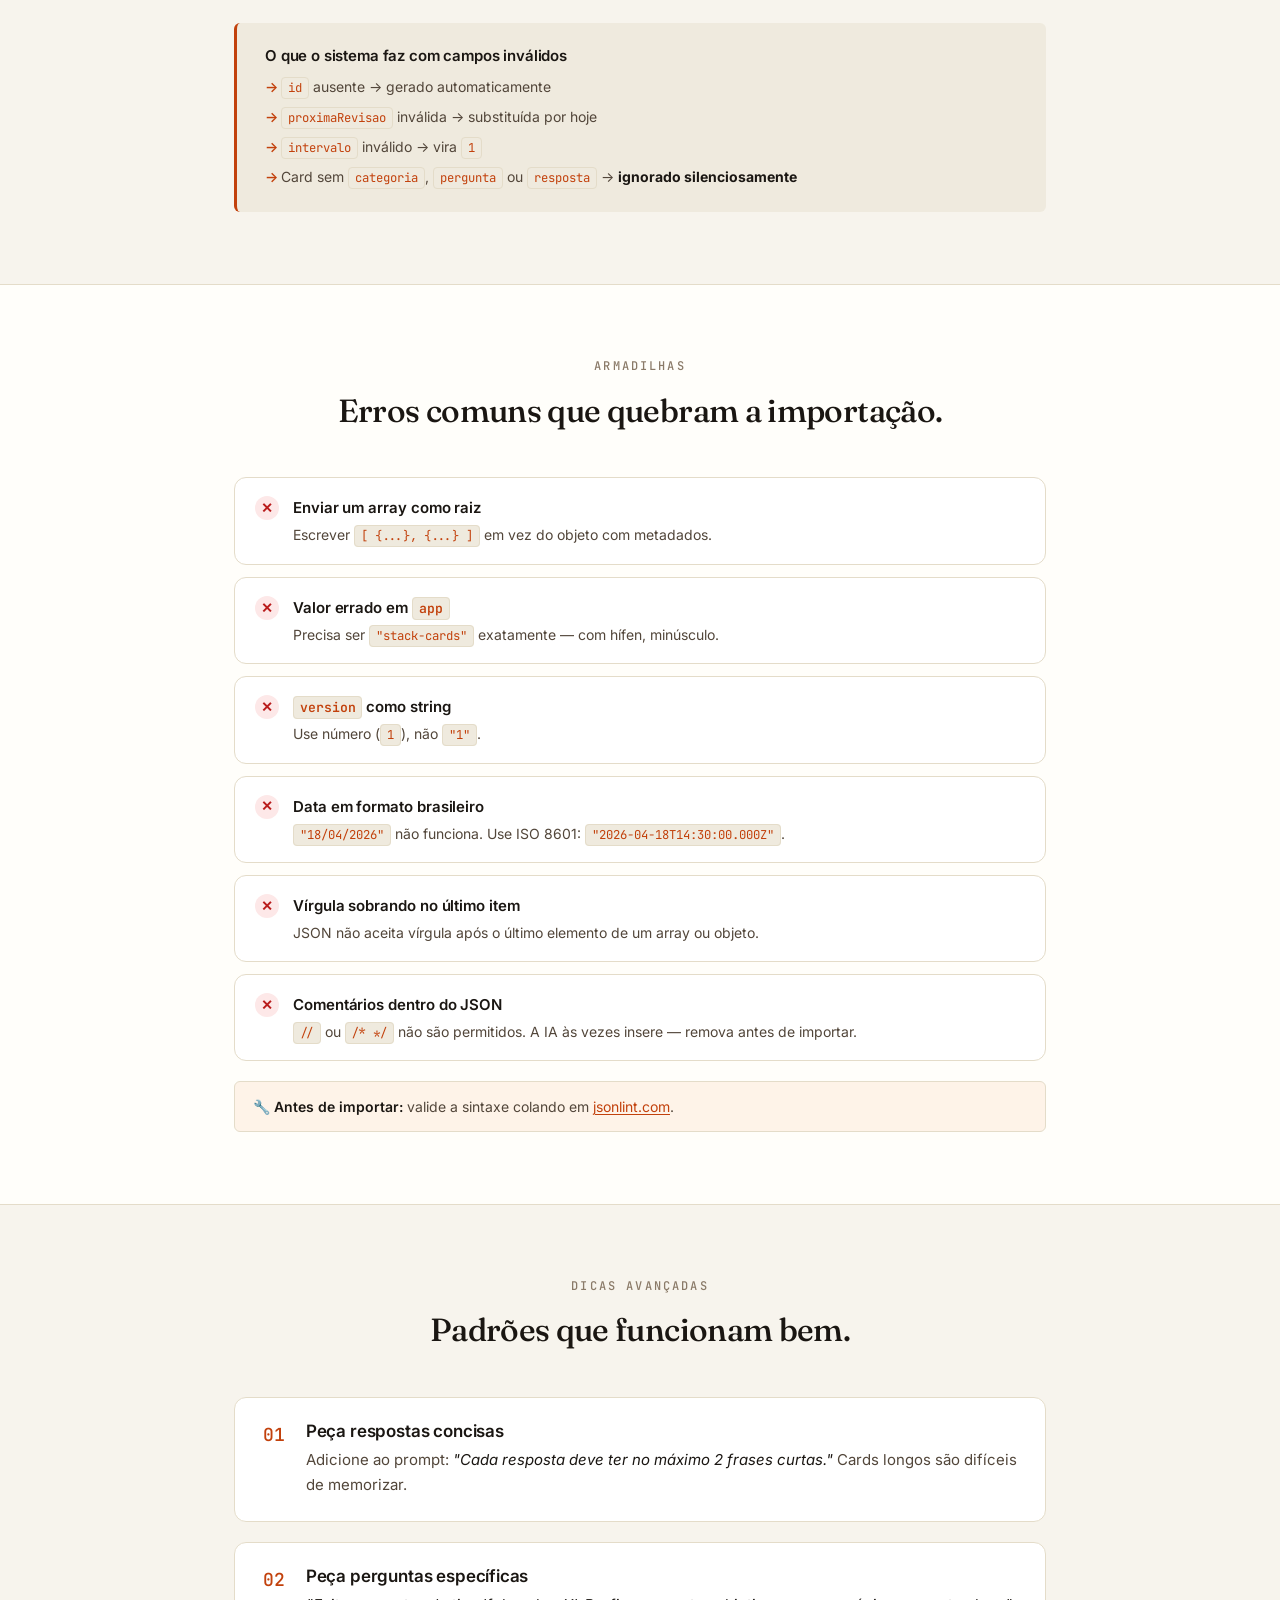
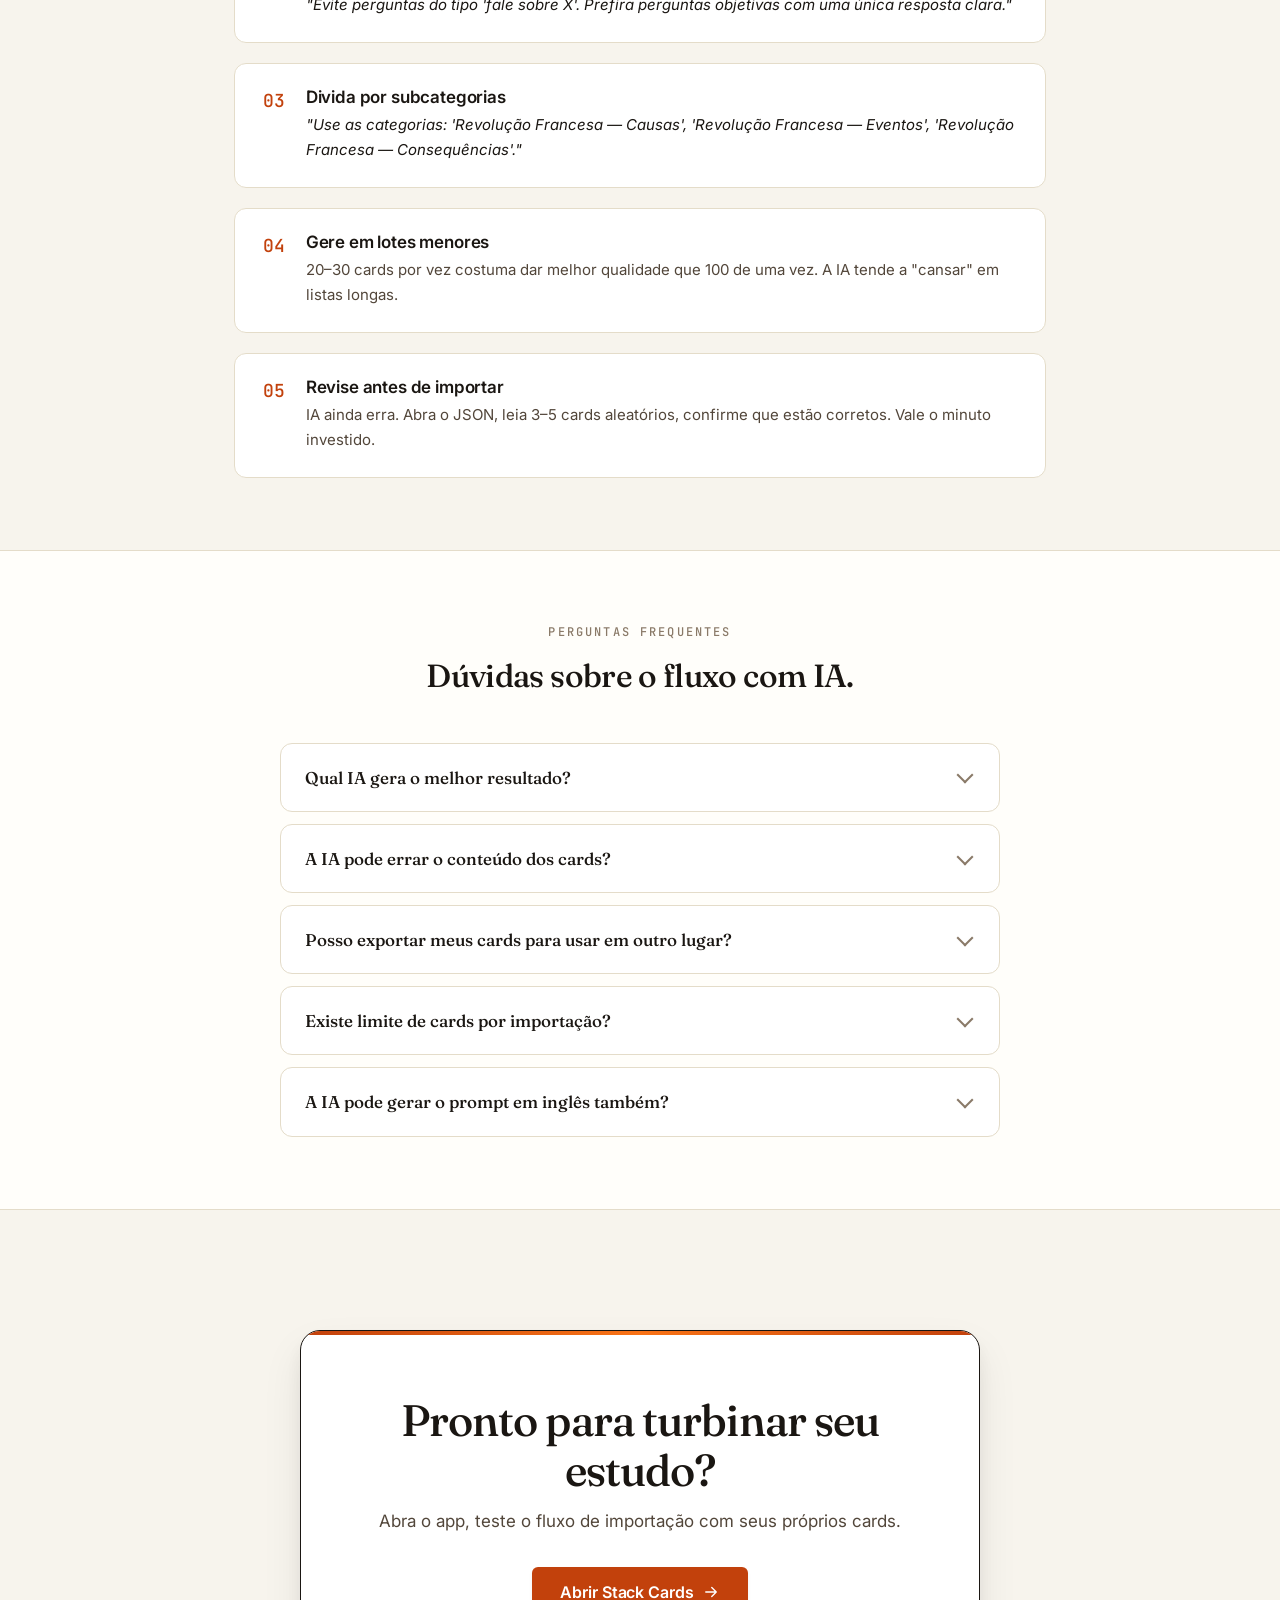
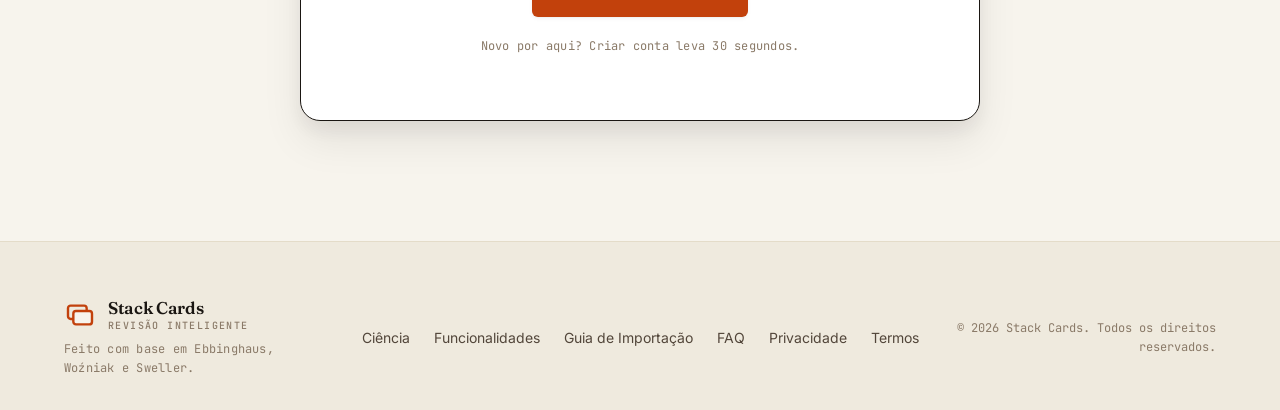
<file: guia-ia.html>
<!DOCTYPE html>
<html lang="pt-BR">
<head>
  <meta charset="UTF-8">
  <meta name="viewport" content="width=device-width, initial-scale=1.0">
  <meta name="description" content="Guia oficial: use qualquer IA (ChatGPT, Claude, Gemini) para gerar centenas de flashcards compatíveis com o Stack Cards.">
  <meta name="robots" content="index, follow, max-snippet:-1, max-image-preview:large, max-video-preview:-1">
  <meta name="theme-color" content="#f7f4ed">
  <title>Stack Cards · Guia do agente de IA</title>
  <link rel="canonical" href="https://stackcards.com.br/guia-ia.html">

  <meta property="og:title" content="Guia do agente de IA — Stack Cards">
  <meta property="og:description" content="Prompt pronto para gerar flashcards com IA em formato compatível com o Stack Cards.">
  <meta property="og:type" content="article">
  <meta property="og:url" content="https://stackcards.com.br/guia-ia.html">
  <meta property="og:image" content="https://stackcards.com.br/assets/favicon.png">
  <meta property="og:locale" content="pt_BR">
  <meta property="og:site_name" content="Stack Cards">

  <meta name="twitter:card" content="summary_large_image">
  <meta name="twitter:title" content="Guia do agente de IA — Stack Cards">
  <meta name="twitter:description" content="Prompt pronto para gerar flashcards com IA em formato compatível com o Stack Cards.">
  <meta name="twitter:image" content="https://stackcards.com.br/assets/favicon.png">

  <script type="application/ld+json">
    {
      "@context": "https://schema.org",
      "@type": "Article",
      "headline": "Guia do agente de IA",
      "description": "Guia oficial para gerar e importar flashcards em JSON no Stack Cards com ChatGPT, Claude, Gemini e outros modelos.",
      "author": {
        "@type": "Organization",
        "name": "Stack Cards"
      },
      "publisher": {
        "@type": "Organization",
        "name": "Stack Cards",
        "logo": {
          "@type": "ImageObject",
          "url": "https://stackcards.com.br/assets/favicon.png"
        }
      },
      "datePublished": "2026-04-18",
      "dateModified": "2026-04-18",
      "mainEntityOfPage": "https://stackcards.com.br/guia-ia.html",
      "inLanguage": "pt-BR"
    }
  </script>

  <script type="application/ld+json">
    {
      "@context": "https://schema.org",
      "@type": "BreadcrumbList",
      "itemListElement": [
        {
          "@type": "ListItem",
          "position": 1,
          "name": "Página inicial",
          "item": "https://stackcards.com.br/"
        },
        {
          "@type": "ListItem",
          "position": 2,
          "name": "Guia do agente de IA",
          "item": "https://stackcards.com.br/guia-ia.html"
        }
      ]
    }
  </script>

  <script type="application/ld+json">
    {
      "@context": "https://schema.org",
      "@type": "FAQPage",
      "mainEntity": [
        {
          "@type": "Question",
          "name": "Qual IA gera o melhor resultado?",
          "acceptedAnswer": {
            "@type": "Answer",
            "text": "Nos nossos testes, Claude e GPT-4 produzem JSONs mais confiáveis. Modelos menores às vezes esquecem a estrutura ou adicionam texto fora do JSON."
          }
        },
        {
          "@type": "Question",
          "name": "A IA pode errar o conteúdo dos cards?",
          "acceptedAnswer": {
            "@type": "Answer",
            "text": "Sim. IAs podem alucinar. Sempre revise cards sobre temas críticos antes de confiar neles."
          }
        },
        {
          "@type": "Question",
          "name": "Posso exportar meus cards para usar em outro lugar?",
          "acceptedAnswer": {
            "@type": "Answer",
            "text": "Sim. O Stack Cards gera JSON no mesmo formato para exportar, editar e reimportar."
          }
        },
        {
          "@type": "Question",
          "name": "Existe limite de cards por importação?",
          "acceptedAnswer": {
            "@type": "Answer",
            "text": "Não há limite técnico fixo, mas recomendamos até 100 cards por importação para manter o app responsivo."
          }
        },
        {
          "@type": "Question",
          "name": "A IA pode gerar o prompt em inglês também?",
          "acceptedAnswer": {
            "@type": "Answer",
            "text": "Sim. Perguntas e respostas podem estar em qualquer idioma, desde que a estrutura do JSON siga o formato documentado."
          }
        }
      ]
    }
  </script>

  <link rel="preconnect" href="https://fonts.googleapis.com">
  <link rel="preconnect" href="https://fonts.gstatic.com" crossorigin>
  <link href="https://fonts.googleapis.com/css2?family=Fraunces:ital,opsz,wght@0,9..144,400;0,9..144,500;0,9..144,600;0,9..144,700;1,9..144,400&family=Inter:wght@400;500;600;700&family=JetBrains+Mono:wght@400;500&display=swap" rel="stylesheet">

  <link rel="stylesheet" href="styles.css">
  <link rel="icon" href="assets/favicon.png" type="image/png">
</head>
<body>

  <!-- Background decorativo -->
  <div class="bg-decoration" aria-hidden="true">
    <div class="grain"></div>
    <div class="gradient-blob gradient-blob-1"></div>
    <div class="gradient-blob gradient-blob-2"></div>
  </div>

  <!-- Header -->
  <header class="site-header">
    <div class="container header-inner">
      <a href="index.html" class="brand" aria-label="Stack Cards · voltar ao início">
        <span class="brand-mark" aria-hidden="true">
          <svg viewBox="0 0 24 24" fill="none" xmlns="http://www.w3.org/2000/svg">
            <rect x="3" y="5" width="14" height="10" rx="2" stroke="currentColor" stroke-width="1.8"/>
            <rect x="7" y="9" width="14" height="10" rx="2" stroke="currentColor" stroke-width="1.8" fill="var(--bg-primary)"/>
          </svg>
        </span>
        <span class="brand-text">
          <span class="brand-title">Stack Cards</span>
          <span class="brand-sub">Revisão Inteligente</span>
        </span>
      </a>

      <nav class="site-nav" aria-label="Navegação principal">
        <a href="index.html#ciencia">Ciência</a>
        <a href="index.html#funcionalidades">Funcionalidades</a>
        <a href="guia-ia.html" aria-current="page" class="nav-active">Agente de IA</a>
        <a href="index.html#faq">FAQ</a>
      </nav>

      <div class="header-actions">
        <button class="theme-toggle" id="themeToggle" aria-label="Alternar tema">
          <svg class="theme-icon theme-icon-sun" viewBox="0 0 24 24" fill="none" xmlns="http://www.w3.org/2000/svg" aria-hidden="true">
            <circle cx="12" cy="12" r="4" stroke="currentColor" stroke-width="1.8"/>
            <path d="M12 2v2M12 20v2M4.93 4.93l1.41 1.41M17.66 17.66l1.41 1.41M2 12h2M20 12h2M4.93 19.07l1.41-1.41M17.66 6.34l1.41-1.41" stroke="currentColor" stroke-width="1.8" stroke-linecap="round"/>
          </svg>
          <svg class="theme-icon theme-icon-moon" viewBox="0 0 24 24" fill="none" xmlns="http://www.w3.org/2000/svg" aria-hidden="true">
            <path d="M21 12.79A9 9 0 1 1 11.21 3 7 7 0 0 0 21 12.79z" stroke="currentColor" stroke-width="1.8" stroke-linejoin="round"/>
          </svg>
        </button>
        <a href="https://app.stackcards.com.br" class="btn btn-primary btn-sm">Entrar grátis</a>
      </div>
    </div>
  </header>

  <main class="guide-main">

    <!-- Breadcrumb -->
    <div class="container">
      <nav class="breadcrumb" aria-label="Breadcrumb">
        <a href="index.html">← Página inicial</a>
      </nav>
    </div>

    <!-- Hero -->
    <section class="guide-hero">
      <div class="container">
        <p class="eyebrow">Guia oficial de importação</p>
        <h1 class="guide-hero-title">
          Crie <span class="accent-text">100 flashcards</span> em 1 minuto com IA.
        </h1>
        <p class="guide-hero-subtitle">
          Stack Cards aceita importação de JSON. Use este guia para gerar centenas
          de cards com ChatGPT, Claude, Gemini — ou qualquer modelo de IA —
          e importar tudo de uma vez.
        </p>
      </div>
    </section>

    <!-- Quando usar -->
    <section class="guide-section">
      <div class="container container-narrow">
        <div class="guide-section-head">
          <p class="eyebrow">Quando usar</p>
          <h2 class="guide-section-title">Criar manualmente é ótimo. Às vezes, em massa é melhor.</h2>
          <p class="guide-section-description">
            Formular a pergunta já ajuda a fixar o conteúdo — por isso criar cards
            manualmente continua sendo o ideal quando você está processando material novo.
            Mas há cenários em que gerar em massa com IA faz sentido:
          </p>
        </div>

        <ul class="use-cases">
          <li class="use-case">
            <div class="use-case-icon">
              <svg viewBox="0 0 24 24" fill="none" xmlns="http://www.w3.org/2000/svg"><path d="M3 12a9 9 0 1 0 3-6.7M3 4v5h5" stroke="currentColor" stroke-width="1.8" stroke-linecap="round" stroke-linejoin="round"/></svg>
            </div>
            <div>
              <h3 class="use-case-title">Revisão de conteúdo dominado</h3>
              <p class="use-case-description">Cobertura ampla sobre um tema que você já estudou.</p>
            </div>
          </li>
          <li class="use-case">
            <div class="use-case-icon">
              <svg viewBox="0 0 24 24" fill="none" xmlns="http://www.w3.org/2000/svg"><path d="M4 4h16v16H4zM9 4v16M4 9h16" stroke="currentColor" stroke-width="1.8" stroke-linejoin="round"/></svg>
            </div>
            <div>
              <h3 class="use-case-title">Provas com temário extenso</h3>
              <p class="use-case-description">Concursos, vestibulares, certificações.</p>
            </div>
          </li>
          <li class="use-case">
            <div class="use-case-icon">
              <svg viewBox="0 0 24 24" fill="none" xmlns="http://www.w3.org/2000/svg"><path d="M12 2v20M2 12h20M5 5l14 14M19 5L5 19" stroke="currentColor" stroke-width="1.8" stroke-linecap="round"/></svg>
            </div>
            <div>
              <h3 class="use-case-title">Vocabulário em larga escala</h3>
              <p class="use-case-description">Idiomas, termos técnicos, glossários.</p>
            </div>
          </li>
          <li class="use-case">
            <div class="use-case-icon">
              <svg viewBox="0 0 24 24" fill="none" xmlns="http://www.w3.org/2000/svg"><circle cx="12" cy="12" r="3" stroke="currentColor" stroke-width="1.8"/><path d="M12 1v4M12 19v4M4.2 4.2l2.9 2.9M16.9 16.9l2.9 2.9M1 12h4M19 12h4M4.2 19.8l2.9-2.9M16.9 7.1l2.9-2.9" stroke="currentColor" stroke-width="1.8" stroke-linecap="round"/></svg>
            </div>
            <div>
              <h3 class="use-case-title">Fundação em área nova</h3>
              <p class="use-case-description">Conceitos básicos antes de mergulhar em profundidade.</p>
            </div>
          </li>
        </ul>
      </div>
    </section>

    <!-- Como funciona -->
    <section class="guide-section guide-section-alt">
      <div class="container container-narrow">
        <div class="guide-section-head">
          <p class="eyebrow">Como funciona</p>
          <h2 class="guide-section-title">Três passos. Zero código.</h2>
        </div>

        <ol class="mini-steps">
          <li class="mini-step">
            <span class="mini-step-num">1</span>
            <div>
              <h3>Copie o prompt pronto</h3>
              <p>Disponível logo abaixo.</p>
            </div>
          </li>
          <li class="mini-step">
            <span class="mini-step-num">2</span>
            <div>
              <h3>Cole em qualquer IA</h3>
              <p>ChatGPT, Claude, Gemini. Preencha tema e quantidade.</p>
            </div>
          </li>
          <li class="mini-step">
            <span class="mini-step-num">3</span>
            <div>
              <h3>Salve como .json e importe</h3>
              <p>Abra Stack Cards → Biblioteca → Importar.</p>
            </div>
          </li>
        </ol>
      </div>
    </section>

    <!-- O prompt pronto -->
    <section class="guide-section" id="prompt">
      <div class="container container-narrow">
        <div class="guide-section-head">
          <p class="eyebrow">Ferramenta</p>
          <h2 class="guide-section-title">O prompt pronto.</h2>
          <p class="guide-section-description">
            Copie, cole na IA, substitua <code class="inline-code">[N]</code> pela quantidade e
            <code class="inline-code">[TEMA]</code> pelo assunto.
          </p>
        </div>

        <div class="prompt-box">
          <div class="prompt-box-head">
            <span class="prompt-box-label">Prompt · português</span>
            <button class="copy-btn" data-copy-target="#promptText" aria-label="Copiar prompt">
              <svg class="copy-icon-default" viewBox="0 0 24 24" fill="none" xmlns="http://www.w3.org/2000/svg" aria-hidden="true">
                <rect x="9" y="9" width="13" height="13" rx="2" stroke="currentColor" stroke-width="1.8"/>
                <path d="M5 15H4a2 2 0 0 1-2-2V4a2 2 0 0 1 2-2h9a2 2 0 0 1 2 2v1" stroke="currentColor" stroke-width="1.8" stroke-linejoin="round"/>
              </svg>
              <svg class="copy-icon-done" viewBox="0 0 24 24" fill="none" xmlns="http://www.w3.org/2000/svg" aria-hidden="true">
                <path d="M20 6 9 17l-5-5" stroke="currentColor" stroke-width="2.2" stroke-linecap="round" stroke-linejoin="round"/>
              </svg>
              <span class="copy-text-default">Copiar</span>
              <span class="copy-text-done">Copiado!</span>
            </button>
          </div>
          <pre class="prompt-box-body" id="promptText">Gere um JSON válido para importação no Stack Cards.

Regras obrigatórias:
1) O JSON raiz deve ser um OBJETO com:
   - "app": "stack-cards"
   - "version": 1
   - "exportedAt": data ISO válida (ex: 2026-04-18T14:30:00.000Z)
   - "cards": array de cards

2) Cada card deve ter obrigatoriamente:
   - "categoria" (string não vazia)
   - "pergunta" (string não vazia)
   - "resposta" (string não vazia)

3) Campos opcionais por card:
   - "id" (string)
   - "proximaRevisao" (YYYY-MM-DD)
   - "intervalo" (inteiro positivo)

4) Não inclua explicações fora do JSON. Retorne APENAS o JSON final.

5) Gere [N] cards sobre o tema [TEMA].</pre>
        </div>

        <p class="prompt-tip">
          💡 <strong>Dica:</strong> comece com 20–30 cards por lote. A qualidade costuma cair em listas muito longas.
        </p>
      </div>
    </section>

    <!-- Exemplo prático -->
    <section class="guide-section guide-section-alt">
      <div class="container container-narrow">
        <div class="guide-section-head">
          <p class="eyebrow">Exemplo prático</p>
          <h2 class="guide-section-title">Vamos ver na prática.</h2>
          <p class="guide-section-description">
            Um estudante de biologia quer 5 cards sobre fotossíntese.
          </p>
        </div>

        <div class="example-flow">
          <!-- Passo 1 -->
          <div class="example-step">
            <div class="example-step-head">
              <span class="example-badge">Prompt enviado</span>
            </div>
            <div class="example-prompt">
              <p>
                Gere um JSON válido para importação no Stack Cards. <span class="example-muted">[...regras omitidas...]</span>
                Gere <span class="example-highlight">5</span> cards sobre o tema
                <span class="example-highlight">Fotossíntese</span>.
              </p>
            </div>
          </div>

          <div class="example-arrow" aria-hidden="true">
            <svg viewBox="0 0 24 24" fill="none" xmlns="http://www.w3.org/2000/svg">
              <path d="M12 5v14M6 13l6 6 6-6" stroke="currentColor" stroke-width="1.8" stroke-linecap="round" stroke-linejoin="round"/>
            </svg>
          </div>

          <!-- Passo 2 -->
          <div class="example-step">
            <div class="example-step-head">
              <span class="example-badge">Resposta da IA</span>
            </div>
            <div class="ai-code">
              <div class="ai-code-head">
                <span class="ai-code-dot"></span>
                <span class="ai-code-dot"></span>
                <span class="ai-code-dot"></span>
                <span class="ai-code-filename">fotossintese.json</span>
              </div>
              <pre class="ai-code-body"><span class="code-punct">{</span>
  <span class="code-key">"app"</span>: <span class="code-string">"stack-cards"</span>,
  <span class="code-key">"version"</span>: <span class="code-num">1</span>,
  <span class="code-key">"exportedAt"</span>: <span class="code-string">"2026-04-18T14:30:00.000Z"</span>,
  <span class="code-key">"cards"</span>: <span class="code-punct">[</span>
    <span class="code-punct">{</span>
      <span class="code-key">"categoria"</span>: <span class="code-string">"Biologia"</span>,
      <span class="code-key">"pergunta"</span>: <span class="code-string">"O que é fotossíntese?"</span>,
      <span class="code-key">"resposta"</span>: <span class="code-string">"Processo em que organismos convertem energia luminosa em energia química."</span>
    <span class="code-punct">}</span>,
    <span class="code-punct">{</span>
      <span class="code-key">"categoria"</span>: <span class="code-string">"Biologia"</span>,
      <span class="code-key">"pergunta"</span>: <span class="code-string">"Qual é a equação geral da fotossíntese?"</span>,
      <span class="code-key">"resposta"</span>: <span class="code-string">"6 CO₂ + 6 H₂O + luz → C₆H₁₂O₆ + 6 O₂"</span>
    <span class="code-punct">}</span>,
    <span class="code-punct">{</span>
      <span class="code-key">"categoria"</span>: <span class="code-string">"Biologia"</span>,
      <span class="code-key">"pergunta"</span>: <span class="code-string">"Onde ocorre a fotossíntese na célula vegetal?"</span>,
      <span class="code-key">"resposta"</span>: <span class="code-string">"Nos cloroplastos — tilacoides (fase clara) e estroma (fase escura)."</span>
    <span class="code-punct">}</span>,
    <span class="code-comment">// + 2 cards</span>
  <span class="code-punct">]</span>
<span class="code-punct">}</span></pre>
            </div>
          </div>

          <div class="example-arrow" aria-hidden="true">
            <svg viewBox="0 0 24 24" fill="none" xmlns="http://www.w3.org/2000/svg">
              <path d="M12 5v14M6 13l6 6 6-6" stroke="currentColor" stroke-width="1.8" stroke-linecap="round" stroke-linejoin="round"/>
            </svg>
          </div>

          <!-- Passo 3 -->
          <div class="example-step">
            <div class="example-step-head">
              <span class="example-badge example-badge-success">Importar</span>
            </div>
            <p class="example-import">
              Salve o texto acima como <code class="inline-code">fotossintese.json</code>,
              abra <strong>Stack Cards → Biblioteca → Importar</strong>, e pronto.
            </p>
          </div>
        </div>
      </div>
    </section>

    <!-- Referência técnica -->
    <section class="guide-section" id="referencia">
      <div class="container container-narrow">
        <div class="guide-section-head">
          <p class="eyebrow">Referência técnica</p>
          <h2 class="guide-section-title">Formato completo, campo a campo.</h2>
        </div>

        <div class="ref-group">
          <h3 class="ref-group-title">Raiz do JSON</h3>
          <div class="ref-table-wrap">
            <table class="ref-table">
              <thead>
                <tr>
                  <th>Campo</th>
                  <th>Tipo</th>
                  <th>Obrig.</th>
                  <th>Descrição</th>
                </tr>
              </thead>
              <tbody>
                <tr>
                  <td><code class="inline-code">app</code></td>
                  <td>string</td>
                  <td><span class="req-dot req-yes" aria-label="obrigatório"></span></td>
                  <td>Deve ser exatamente <code class="inline-code">"stack-cards"</code></td>
                </tr>
                <tr>
                  <td><code class="inline-code">version</code></td>
                  <td>number</td>
                  <td><span class="req-dot req-yes" aria-label="obrigatório"></span></td>
                  <td>Atualmente <code class="inline-code">1</code></td>
                </tr>
                <tr>
                  <td><code class="inline-code">exportedAt</code></td>
                  <td>ISO string</td>
                  <td><span class="req-dot req-yes" aria-label="obrigatório"></span></td>
                  <td>Ex: <code class="inline-code">"2026-04-18T14:30:00.000Z"</code></td>
                </tr>
                <tr>
                  <td><code class="inline-code">cards</code></td>
                  <td>array</td>
                  <td><span class="req-dot req-yes" aria-label="obrigatório"></span></td>
                  <td>Lista de cards</td>
                </tr>
              </tbody>
            </table>
          </div>
        </div>

        <div class="ref-group">
          <h3 class="ref-group-title">Cada card</h3>
          <div class="ref-table-wrap">
            <table class="ref-table">
              <thead>
                <tr>
                  <th>Campo</th>
                  <th>Tipo</th>
                  <th>Obrig.</th>
                  <th>Descrição</th>
                </tr>
              </thead>
              <tbody>
                <tr>
                  <td><code class="inline-code">categoria</code></td>
                  <td>string</td>
                  <td><span class="req-dot req-yes" aria-label="obrigatório"></span></td>
                  <td>Não pode ser vazia</td>
                </tr>
                <tr>
                  <td><code class="inline-code">pergunta</code></td>
                  <td>string</td>
                  <td><span class="req-dot req-yes" aria-label="obrigatório"></span></td>
                  <td>Não pode ser vazia</td>
                </tr>
                <tr>
                  <td><code class="inline-code">resposta</code></td>
                  <td>string</td>
                  <td><span class="req-dot req-yes" aria-label="obrigatório"></span></td>
                  <td>Não pode ser vazia</td>
                </tr>
                <tr>
                  <td><code class="inline-code">id</code></td>
                  <td>string</td>
                  <td><span class="req-dot req-no" aria-label="opcional"></span></td>
                  <td>Gerado automaticamente se omitido</td>
                </tr>
                <tr>
                  <td><code class="inline-code">proximaRevisao</code></td>
                  <td>YYYY-MM-DD</td>
                  <td><span class="req-dot req-no" aria-label="opcional"></span></td>
                  <td>Padrão: hoje</td>
                </tr>
                <tr>
                  <td><code class="inline-code">intervalo</code></td>
                  <td>inteiro &gt; 0</td>
                  <td><span class="req-dot req-no" aria-label="opcional"></span></td>
                  <td>Padrão: <code class="inline-code">1</code></td>
                </tr>
              </tbody>
            </table>
          </div>

          <div class="ref-legend">
            <span><span class="req-dot req-yes"></span> Obrigatório</span>
            <span><span class="req-dot req-no"></span> Opcional</span>
          </div>
        </div>

        <div class="ref-callout">
          <h4>O que o sistema faz com campos inválidos</h4>
          <ul>
            <li><code class="inline-code">id</code> ausente → gerado automaticamente</li>
            <li><code class="inline-code">proximaRevisao</code> inválida → substituída por hoje</li>
            <li><code class="inline-code">intervalo</code> inválido → vira <code class="inline-code">1</code></li>
            <li>Card sem <code class="inline-code">categoria</code>, <code class="inline-code">pergunta</code> ou <code class="inline-code">resposta</code> → <strong>ignorado silenciosamente</strong></li>
          </ul>
        </div>
      </div>
    </section>

    <!-- Erros comuns -->
    <section class="guide-section guide-section-alt">
      <div class="container container-narrow">
        <div class="guide-section-head">
          <p class="eyebrow">Armadilhas</p>
          <h2 class="guide-section-title">Erros comuns que quebram a importação.</h2>
        </div>

        <ul class="error-list">
          <li>
            <span class="error-mark" aria-hidden="true">✕</span>
            <div>
              <p class="error-title">Enviar um array como raiz</p>
              <p class="error-detail">Escrever <code class="inline-code">[ {...}, {...} ]</code> em vez do objeto com metadados.</p>
            </div>
          </li>
          <li>
            <span class="error-mark" aria-hidden="true">✕</span>
            <div>
              <p class="error-title">Valor errado em <code class="inline-code">app</code></p>
              <p class="error-detail">Precisa ser <code class="inline-code">"stack-cards"</code> exatamente — com hífen, minúsculo.</p>
            </div>
          </li>
          <li>
            <span class="error-mark" aria-hidden="true">✕</span>
            <div>
              <p class="error-title"><code class="inline-code">version</code> como string</p>
              <p class="error-detail">Use número (<code class="inline-code">1</code>), não <code class="inline-code">"1"</code>.</p>
            </div>
          </li>
          <li>
            <span class="error-mark" aria-hidden="true">✕</span>
            <div>
              <p class="error-title">Data em formato brasileiro</p>
              <p class="error-detail"><code class="inline-code">"18/04/2026"</code> não funciona. Use ISO 8601: <code class="inline-code">"2026-04-18T14:30:00.000Z"</code>.</p>
            </div>
          </li>
          <li>
            <span class="error-mark" aria-hidden="true">✕</span>
            <div>
              <p class="error-title">Vírgula sobrando no último item</p>
              <p class="error-detail">JSON não aceita vírgula após o último elemento de um array ou objeto.</p>
            </div>
          </li>
          <li>
            <span class="error-mark" aria-hidden="true">✕</span>
            <div>
              <p class="error-title">Comentários dentro do JSON</p>
              <p class="error-detail"><code class="inline-code">//</code> ou <code class="inline-code">/* */</code> não são permitidos. A IA às vezes insere — remova antes de importar.</p>
            </div>
          </li>
        </ul>

        <div class="prompt-tip">
          🔧 <strong>Antes de importar:</strong> valide a sintaxe colando em <a href="https://jsonlint.com" target="_blank" rel="noopener noreferrer">jsonlint.com</a>.
        </div>
      </div>
    </section>

    <!-- Dicas avançadas -->
    <section class="guide-section">
      <div class="container container-narrow">
        <div class="guide-section-head">
          <p class="eyebrow">Dicas avançadas</p>
          <h2 class="guide-section-title">Padrões que funcionam bem.</h2>
        </div>

        <ol class="tips-list">
          <li class="tip">
            <span class="tip-num">01</span>
            <div>
              <h3>Peça respostas concisas</h3>
              <p>Adicione ao prompt: <em>"Cada resposta deve ter no máximo 2 frases curtas."</em> Cards longos são difíceis de memorizar.</p>
            </div>
          </li>
          <li class="tip">
            <span class="tip-num">02</span>
            <div>
              <h3>Peça perguntas específicas</h3>
              <p><em>"Evite perguntas do tipo 'fale sobre X'. Prefira perguntas objetivas com uma única resposta clara."</em></p>
            </div>
          </li>
          <li class="tip">
            <span class="tip-num">03</span>
            <div>
              <h3>Divida por subcategorias</h3>
              <p><em>"Use as categorias: 'Revolução Francesa — Causas', 'Revolução Francesa — Eventos', 'Revolução Francesa — Consequências'."</em></p>
            </div>
          </li>
          <li class="tip">
            <span class="tip-num">04</span>
            <div>
              <h3>Gere em lotes menores</h3>
              <p>20–30 cards por vez costuma dar melhor qualidade que 100 de uma vez. A IA tende a "cansar" em listas longas.</p>
            </div>
          </li>
          <li class="tip">
            <span class="tip-num">05</span>
            <div>
              <h3>Revise antes de importar</h3>
              <p>IA ainda erra. Abra o JSON, leia 3–5 cards aleatórios, confirme que estão corretos. Vale o minuto investido.</p>
            </div>
          </li>
        </ol>
      </div>
    </section>

    <!-- FAQ -->
    <section class="guide-section guide-section-alt">
      <div class="container container-narrow">
        <div class="guide-section-head">
          <p class="eyebrow">Perguntas frequentes</p>
          <h2 class="guide-section-title">Dúvidas sobre o fluxo com IA.</h2>
        </div>

        <div class="faq-list">
          <details class="faq-item">
            <summary class="faq-question">Qual IA gera o melhor resultado?</summary>
            <div class="faq-answer">
              <p>
                Nos nossos testes, Claude (Anthropic) e GPT-4 produzem os JSONs mais
                confiáveis. Modelos menores às vezes esquecem a estrutura ou
                adicionam texto fora do JSON.
              </p>
            </div>
          </details>

          <details class="faq-item">
            <summary class="faq-question">A IA pode errar o conteúdo dos cards?</summary>
            <div class="faq-answer">
              <p>
                Sim. IAs alucinam. Sempre revise cards sobre temas críticos
                (medicina, direito, engenharia) antes de confiar neles.
              </p>
            </div>
          </details>

          <details class="faq-item">
            <summary class="faq-question">Posso exportar meus cards para usar em outro lugar?</summary>
            <div class="faq-answer">
              <p>
                Sim. O Stack Cards gera JSONs no mesmo formato — você pode exportar,
                editar, reimportar.
              </p>
            </div>
          </details>

          <details class="faq-item">
            <summary class="faq-question">Existe limite de cards por importação?</summary>
            <div class="faq-answer">
              <p>
                Não há limite técnico fixo, mas recomendamos importações de até
                100 cards por vez para manter o app responsivo.
              </p>
            </div>
          </details>

          <details class="faq-item">
            <summary class="faq-question">A IA pode gerar o prompt em inglês também?</summary>
            <div class="faq-answer">
              <p>
                Sim. O conteúdo das perguntas e respostas pode estar em qualquer
                idioma — o importante é que a estrutura do JSON siga o formato
                documentado acima.
              </p>
            </div>
          </details>
        </div>
      </div>
    </section>

    <!-- CTA Final -->
    <section class="section section-final-cta">
      <div class="container">
        <div class="final-cta-box">
          <h2 class="final-cta-title">Pronto para turbinar seu estudo?</h2>
          <p class="final-cta-sub">Abra o app, teste o fluxo de importação com seus próprios cards.</p>
          <a href="https://app.stackcards.com.br" class="btn btn-primary btn-lg">
            Abrir Stack Cards
            <svg viewBox="0 0 24 24" fill="none" xmlns="http://www.w3.org/2000/svg" aria-hidden="true">
              <path d="M5 12h14M13 6l6 6-6 6" stroke="currentColor" stroke-width="1.8" stroke-linecap="round" stroke-linejoin="round"/>
            </svg>
          </a>
          <p class="final-cta-micro">Novo por aqui? Criar conta leva 30 segundos.</p>
        </div>
      </div>
    </section>

  </main>

  <!-- Footer -->
  <footer class="site-footer">
    <div class="container footer-inner">
      <div class="footer-brand">
        <a href="index.html" class="brand">
          <span class="brand-mark" aria-hidden="true">
            <svg viewBox="0 0 24 24" fill="none" xmlns="http://www.w3.org/2000/svg">
              <rect x="3" y="5" width="14" height="10" rx="2" stroke="currentColor" stroke-width="1.8"/>
              <rect x="7" y="9" width="14" height="10" rx="2" stroke="currentColor" stroke-width="1.8" fill="var(--bg-primary)"/>
            </svg>
          </span>
          <span class="brand-text">
            <span class="brand-title">Stack Cards</span>
            <span class="brand-sub">Revisão Inteligente</span>
          </span>
        </a>
        <p class="footer-tagline">Feito com base em Ebbinghaus, Woźniak e Sweller.</p>
      </div>

      <nav class="footer-nav" aria-label="Links do rodapé">
        <a href="index.html#ciencia">Ciência</a>
        <a href="index.html#funcionalidades">Funcionalidades</a>
        <a href="guia-ia.html">Guia de Importação</a>
        <a href="index.html#faq">FAQ</a>
        <a href="https://app.stackcards.com.br/privacidade">Privacidade</a>
        <a href="https://app.stackcards.com.br/termos">Termos</a>
      </nav>

      <p class="footer-copy">© <span id="year"></span> Stack Cards. Todos os direitos reservados.</p>
    </div>
  </footer>

  <!-- Toast para feedback de cópia -->
  <div class="toast" id="toast" role="status" aria-live="polite"></div>

  <script src="script.js" defer></script>
</body>
</html>
</file>
<file: styles.css>
/* =========================================================
   Stack Cards — Landing Page
   Baseado no Design System oficial
   ========================================================= */

/* ---------- 1. TOKENS ---------- */
:root {
  /* Cores — tema claro */
  --bg-primary: #f7f4ed;
  --bg-secondary: #fffefa;
  --bg-tertiary: #efeade;
  --bg-elevated: #ffffff;
  --text-primary: #1a1612;
  --text-secondary: #52463a;
  --text-tertiary: #8a7a68;
  --text-inverse: #f7f4ed;
  --border-subtle: #e4dcc9;
  --border-medium: #c9bfa8;
  --border-strong: #1a1612;
  --accent: #c2410c;
  --accent-hover: #9a330a;
  --accent-soft: #fef3e8;

  /* Estados semânticos */
  --wrong: #b91c1c;
  --wrong-soft: #fde8e8;
  --hard: #c2410c;
  --hard-soft: #fef3e8;
  --good: #0f766e;
  --good-soft: #e6f4f1;
  --easy: #365314;
  --easy-soft: #eef5e3;

  /* Tipografia */
  --font-display: 'Fraunces', Georgia, serif;
  --font-body: 'Inter', -apple-system, BlinkMacSystemFont, sans-serif;
  --font-mono: 'JetBrains Mono', 'Courier New', monospace;

  /* Layout */
  --max-width: 1200px;
  --radius-sm: 6px;
  --radius-md: 12px;
  --radius-lg: 20px;

  /* Sombras */
  --shadow-sm: 0 1px 2px rgba(26, 22, 18, 0.04), 0 2px 4px rgba(26, 22, 18, 0.04);
  --shadow-md: 0 4px 6px rgba(26, 22, 18, 0.05), 0 10px 15px rgba(26, 22, 18, 0.06);
  --shadow-lg: 0 10px 20px rgba(26, 22, 18, 0.06), 0 20px 40px rgba(26, 22, 18, 0.08);
  --shadow-card: 0 1px 3px rgba(26, 22, 18, 0.05), 0 4px 12px rgba(26, 22, 18, 0.04);

  /* Motion */
  --trans-fast: 150ms ease;
  --trans-medium: 280ms cubic-bezier(0.4, 0, 0.2, 1);
  --trans-slow: 500ms cubic-bezier(0.4, 0, 0.2, 1);
}

[data-theme="dark"] {
  --bg-primary: #14110d;
  --bg-secondary: #1c1814;
  --bg-tertiary: #25201a;
  --bg-elevated: #1f1b16;
  --text-primary: #f0e9dd;
  --text-secondary: #b8ab96;
  --text-tertiary: #6e6456;
  --text-inverse: #14110d;
  --border-subtle: #2e2820;
  --border-medium: #3d362c;
  --border-strong: #f0e9dd;
  --accent: #f97316;
  --accent-hover: #fb923c;
  --accent-soft: #2a1a0e;

  --wrong: #f87171;
  --wrong-soft: #2b1515;
  --hard: #fb923c;
  --hard-soft: #2a1a0e;
  --good: #5eead4;
  --good-soft: #0f1f1e;
  --easy: #a3e635;
  --easy-soft: #1a2410;

  --shadow-sm: 0 1px 2px rgba(0, 0, 0, 0.3);
  --shadow-md: 0 4px 12px rgba(0, 0, 0, 0.4);
  --shadow-lg: 0 10px 30px rgba(0, 0, 0, 0.5);
  --shadow-card: 0 1px 3px rgba(0, 0, 0, 0.3), 0 4px 12px rgba(0, 0, 0, 0.2);
}

/* ---------- 2. BASE ---------- */
*, *::before, *::after {
  box-sizing: border-box;
}

html {
  scroll-behavior: smooth;
  -webkit-text-size-adjust: 100%;
}

body {
  margin: 0;
  font-family: var(--font-body);
  font-size: 16px;
  line-height: 1.6;
  color: var(--text-primary);
  background: var(--bg-primary);
  -webkit-font-smoothing: antialiased;
  -moz-osx-font-smoothing: grayscale;
  overflow-x: hidden;
  transition: background var(--trans-medium), color var(--trans-medium);
}

img, svg { display: block; max-width: 100%; }

h1, h2, h3, h4 {
  font-family: var(--font-display);
  font-weight: 500;
  line-height: 1.15;
  letter-spacing: -0.02em;
  color: var(--text-primary);
  margin: 0;
}

p { margin: 0; }

a {
  color: inherit;
  text-decoration: none;
  transition: color var(--trans-fast);
}

button {
  font-family: inherit;
  cursor: pointer;
  border: none;
  background: none;
}

kbd {
  font-family: var(--font-mono);
  font-size: 0.8em;
  padding: 2px 6px;
  background: var(--bg-tertiary);
  border: 1px solid var(--border-subtle);
  border-radius: 4px;
  color: var(--text-secondary);
}

::selection {
  background: var(--accent);
  color: var(--text-inverse);
}

/* ---------- 3. LAYOUT ---------- */
.container {
  width: 100%;
  max-width: var(--max-width);
  margin: 0 auto;
  padding: 0 24px;
}

.section {
  padding: 96px 0;
  position: relative;
}

.section-head {
  max-width: 720px;
  margin: 0 auto 64px;
  text-align: center;
}

.eyebrow {
  font-family: var(--font-mono);
  font-size: 0.75rem;
  font-weight: 500;
  letter-spacing: 0.18em;
  text-transform: uppercase;
  color: var(--text-tertiary);
  margin-bottom: 16px;
}

.section-title {
  font-size: clamp(1.75rem, 3.5vw, 2.5rem);
  margin-bottom: 16px;
}

.section-description {
  font-size: 1.0625rem;
  color: var(--text-secondary);
  line-height: 1.7;
  max-width: 620px;
  margin: 0 auto;
}

.accent-text { color: var(--accent); }

/* ---------- 4. BACKGROUND DECORATIVO ---------- */
.bg-decoration {
  position: fixed;
  inset: 0;
  z-index: -1;
  overflow: hidden;
  pointer-events: none;
}

.grain {
  position: absolute;
  inset: 0;
  opacity: 0.04;
  background-image: url("data:image/svg+xml,%3Csvg viewBox='0 0 200 200' xmlns='http://www.w3.org/2000/svg'%3E%3Cfilter id='n'%3E%3CfeTurbulence type='fractalNoise' baseFrequency='0.9' numOctaves='3' stitchTiles='stitch'/%3E%3C/filter%3E%3Crect width='100%25' height='100%25' filter='url(%23n)'/%3E%3C/svg%3E");
  mix-blend-mode: multiply;
}

[data-theme="dark"] .grain {
  opacity: 0.08;
  mix-blend-mode: overlay;
}

.gradient-blob {
  position: absolute;
  border-radius: 50%;
  filter: blur(80px);
  opacity: 0.25;
  animation: float 20s ease-in-out infinite;
}

.gradient-blob-1 {
  width: 500px;
  height: 500px;
  background: radial-gradient(circle, var(--accent), transparent 70%);
  top: -200px;
  right: -150px;
}

.gradient-blob-2 {
  width: 400px;
  height: 400px;
  background: radial-gradient(circle, #8b5cf6, transparent 70%);
  bottom: -100px;
  left: -100px;
  animation-delay: -10s;
  opacity: 0.15;
}

[data-theme="dark"] .gradient-blob { opacity: 0.12; }

@keyframes float {
  0%, 100% { transform: translate(0, 0) scale(1); }
  33% { transform: translate(30px, -40px) scale(1.05); }
  66% { transform: translate(-20px, 20px) scale(0.95); }
}

@media (prefers-reduced-motion: reduce) {
  .gradient-blob { animation: none; }
  html { scroll-behavior: auto; }
}

/* ---------- 5. HEADER ---------- */
.site-header {
  position: sticky;
  top: 0;
  z-index: 100;
  background: rgba(247, 244, 237, 0.78);
  backdrop-filter: blur(20px) saturate(180%);
  -webkit-backdrop-filter: blur(20px) saturate(180%);
  border-bottom: 1px solid var(--border-subtle);
  transition: background var(--trans-medium), border-color var(--trans-medium);
}

[data-theme="dark"] .site-header {
  background: rgba(20, 17, 13, 0.78);
}

.header-inner {
  display: flex;
  align-items: center;
  justify-content: space-between;
  height: 64px;
  gap: 24px;
}

.brand {
  display: inline-flex;
  align-items: center;
  gap: 12px;
  color: var(--text-primary);
  transition: opacity var(--trans-fast);
}

.brand:hover { opacity: 0.85; }

.brand-mark {
  display: inline-flex;
  align-items: center;
  justify-content: center;
  width: 32px;
  height: 32px;
  color: var(--accent);
  flex-shrink: 0;
}

.brand-mark svg { width: 100%; height: 100%; }

.brand-text {
  display: inline-flex;
  flex-direction: column;
  gap: 2px;
  line-height: 1;
  min-width: 0;
}

.brand-title {
  font-family: var(--font-display);
  font-weight: 600;
  font-size: 1.0625rem;
  color: var(--text-primary);
  letter-spacing: -0.02em;
  line-height: 1.15;
}

.brand-sub {
  font-family: var(--font-mono);
  font-size: 0.625rem;
  font-weight: 500;
  color: var(--text-tertiary);
  letter-spacing: 0.14em;
  text-transform: uppercase;
  line-height: 1.2;
}

.site-nav {
  display: flex;
  gap: 32px;
  font-size: 0.9375rem;
}

.site-nav a {
  color: var(--text-secondary);
  font-weight: 500;
  position: relative;
}

.site-nav a:hover {
  color: var(--text-primary);
}

.header-actions {
  display: flex;
  align-items: center;
  gap: 12px;
}

.theme-toggle {
  width: 38px;
  height: 38px;
  border-radius: var(--radius-sm);
  display: inline-flex;
  align-items: center;
  justify-content: center;
  color: var(--text-secondary);
  transition: background var(--trans-fast), color var(--trans-fast);
}

.theme-toggle:hover {
  background: var(--bg-tertiary);
  color: var(--text-primary);
}

.theme-icon { width: 18px; height: 18px; }
.theme-icon-moon { display: none; }
[data-theme="dark"] .theme-icon-sun { display: none; }
[data-theme="dark"] .theme-icon-moon { display: block; }

/* ---------- 6. BOTÕES ---------- */
.btn {
  display: inline-flex;
  align-items: center;
  justify-content: center;
  gap: 8px;
  padding: 12px 20px;
  border-radius: var(--radius-sm);
  font-family: var(--font-body);
  font-weight: 600;
  font-size: 0.9375rem;
  line-height: 1;
  letter-spacing: -0.005em;
  transition: all var(--trans-medium);
  white-space: nowrap;
  cursor: pointer;
}

.btn svg { width: 16px; height: 16px; }

.btn-primary {
  background: var(--accent);
  color: #fff;
  box-shadow: var(--shadow-sm);
}

.btn-primary:hover {
  background: var(--accent-hover);
  transform: translateY(-1px);
  box-shadow: var(--shadow-md);
}

.btn-ghost {
  background: transparent;
  color: var(--text-primary);
  border: 1px solid var(--border-medium);
}

.btn-ghost:hover {
  background: var(--bg-tertiary);
  border-color: var(--border-strong);
}

.btn-sm {
  padding: 9px 16px;
  font-size: 0.875rem;
}

.btn-lg {
  padding: 16px 28px;
  font-size: 1rem;
}

.btn-lg svg { width: 18px; height: 18px; }

/* ---------- 7. HERO ---------- */
.hero {
  padding: 64px 0 80px;
  position: relative;
}

.hero-inner {
  display: grid;
  grid-template-columns: 1.1fr 0.9fr;
  gap: 80px;
  align-items: center;
}

.hero-content { max-width: 620px; }

.hero-title {
  font-size: clamp(2.25rem, 5vw, 3.75rem);
  line-height: 1.05;
  letter-spacing: -0.03em;
  margin-bottom: 24px;
  font-weight: 500;
}

.hero-title-alt {
  font-style: italic;
  font-weight: 400;
  color: var(--text-secondary);
}

.hero-subtitle {
  font-size: 1.125rem;
  line-height: 1.6;
  color: var(--text-secondary);
  margin-bottom: 32px;
  max-width: 540px;
}

.hero-cta {
  display: flex;
  flex-direction: column;
  align-items: flex-start;
  gap: 12px;
}

.hero-microcopy {
  font-family: var(--font-mono);
  font-size: 0.75rem;
  color: var(--text-tertiary);
  letter-spacing: 0.01em;
}

/* Mock flashcard */
.hero-visual {
  position: relative;
  perspective: 1200px;
}

.mock-flashcard {
  position: relative;
  background: var(--bg-elevated);
  border: 1px solid var(--border-medium);
  border-radius: var(--radius-lg);
  padding: 32px;
  box-shadow: var(--shadow-lg);
  z-index: 3;
  transform: rotate(-1.5deg);
  transition: transform var(--trans-slow);
}

.hero-visual:hover .mock-flashcard {
  transform: rotate(0deg) translateY(-4px);
}

.mock-flashcard-meta {
  display: flex;
  justify-content: space-between;
  align-items: center;
  margin-bottom: 24px;
  font-family: var(--font-mono);
  font-size: 0.75rem;
}

.mock-category {
  color: var(--accent);
  letter-spacing: 0.15em;
  font-weight: 500;
}

.mock-interval { color: var(--text-tertiary); }

.mock-question {
  font-family: var(--font-display);
  font-size: 1.375rem;
  font-weight: 500;
  line-height: 1.35;
  color: var(--text-primary);
  margin-bottom: 20px;
  letter-spacing: -0.015em;
}

.mock-divider {
  height: 1px;
  background: var(--border-subtle);
  margin: 20px 0;
}

.mock-answer {
  font-family: var(--font-mono);
  font-size: 1rem;
  color: var(--text-secondary);
  margin-bottom: 28px;
  line-height: 1.5;
}

.mock-review-buttons {
  display: grid;
  grid-template-columns: repeat(4, 1fr);
  gap: 8px;
}

.mock-btn {
  padding: 10px 8px;
  border-radius: var(--radius-sm);
  font-family: var(--font-mono);
  font-size: 0.75rem;
  font-weight: 500;
  letter-spacing: 0.02em;
  border: 1px solid transparent;
  transition: transform var(--trans-fast);
  pointer-events: none;
}

.mock-btn-wrong { background: var(--wrong-soft); color: var(--wrong); }
.mock-btn-hard  { background: var(--hard-soft);  color: var(--hard);  }
.mock-btn-good  { background: var(--good-soft);  color: var(--good);  }
.mock-btn-easy  { background: var(--easy-soft);  color: var(--easy);  }

.mock-shadow-card {
  position: absolute;
  inset: 0;
  background: var(--bg-elevated);
  border: 1px solid var(--border-subtle);
  border-radius: var(--radius-lg);
  box-shadow: var(--shadow-md);
}

.mock-shadow-card-1 {
  transform: rotate(3deg) translateY(12px);
  z-index: 2;
  opacity: 0.7;
}

.mock-shadow-card-2 {
  transform: rotate(-4deg) translateY(24px);
  z-index: 1;
  opacity: 0.4;
}

/* ---------- 8. PROBLEMA ---------- */
.section-problem {
  background: var(--bg-secondary);
  border-top: 1px solid var(--border-subtle);
  border-bottom: 1px solid var(--border-subtle);
}

.problem-grid {
  display: grid;
  grid-template-columns: 1fr 1fr;
  gap: 64px;
  align-items: center;
}

.problem-text p {
  font-size: 1.0625rem;
  line-height: 1.75;
  color: var(--text-secondary);
  margin-bottom: 20px;
}

.problem-text strong {
  color: var(--text-primary);
  font-weight: 600;
}

.problem-chart {
  background: var(--bg-elevated);
  border: 1px solid var(--border-subtle);
  border-radius: var(--radius-md);
  padding: 32px;
  box-shadow: var(--shadow-card);
}

.problem-chart svg {
  width: 100%;
  height: auto;
}

.chart-grid line {
  stroke: var(--border-subtle);
  stroke-width: 1;
}

.chart-label {
  font-family: var(--font-mono);
  font-size: 10px;
  fill: var(--text-tertiary);
}

.chart-line-wrong {
  stroke: var(--wrong);
  opacity: 0.85;
}

.chart-line-good {
  stroke: var(--good);
}

.chart-dots circle {
  fill: var(--good);
}

.chart-legend {
  display: flex;
  gap: 24px;
  margin-top: 20px;
  justify-content: center;
  flex-wrap: wrap;
}

.chart-legend-item {
  display: flex;
  align-items: center;
  gap: 8px;
  font-size: 0.8125rem;
  color: var(--text-secondary);
}

.chart-legend-dot {
  width: 10px;
  height: 10px;
  border-radius: 50%;
}

.chart-legend-dot-wrong { background: var(--wrong); }
.chart-legend-dot-good  { background: var(--good); }

.chart-citation {
  text-align: center;
  font-family: var(--font-mono);
  font-size: 0.6875rem;
  color: var(--text-tertiary);
  margin-top: 12px;
  letter-spacing: 0.05em;
}

/* ---------- 9. SOLUÇÃO / PROGRESSÃO ---------- */
.progression-wrapper {
  max-width: 780px;
  margin: 0 auto;
  background: var(--bg-elevated);
  border: 1px solid var(--border-medium);
  border-radius: var(--radius-lg);
  padding: 40px;
  box-shadow: var(--shadow-card);
}

.progression-header {
  text-align: center;
  margin-bottom: 32px;
}

.progression-title {
  font-size: 1.25rem;
  font-weight: 500;
  margin-bottom: 8px;
}

.chip-inline {
  display: inline-block;
  padding: 2px 10px;
  border-radius: var(--radius-sm);
  font-family: var(--font-mono);
  font-size: 0.8125rem;
  font-weight: 500;
  vertical-align: middle;
}

.chip-good {
  background: var(--good-soft);
  color: var(--good);
}

.progression-sub {
  color: var(--text-secondary);
  font-size: 1rem;
}

.progression-table-wrap {
  overflow-x: auto;
  margin: 0 -8px;
}

.progression-table {
  width: 100%;
  border-collapse: collapse;
  font-family: var(--font-mono);
  font-size: 0.9375rem;
}

.progression-table th {
  text-align: left;
  padding: 12px 16px;
  font-size: 0.75rem;
  font-weight: 500;
  color: var(--text-tertiary);
  letter-spacing: 0.1em;
  text-transform: uppercase;
  border-bottom: 1px solid var(--border-subtle);
}

.progression-table td {
  padding: 16px;
  border-bottom: 1px solid var(--border-subtle);
  color: var(--text-secondary);
}

.progression-table tr:last-child td {
  border-bottom: none;
}

.progression-table td:first-child {
  font-weight: 500;
  color: var(--text-primary);
}

.row-highlight td {
  background: var(--accent-soft);
}

.interval-badge {
  display: inline-block;
  padding: 3px 10px;
  background: var(--bg-tertiary);
  border-radius: var(--radius-sm);
  font-size: 0.8125rem;
  color: var(--text-primary);
}

.interval-badge-strong {
  background: var(--accent);
  color: #fff;
}

.progression-footnote {
  text-align: center;
  margin-top: 32px;
  font-family: var(--font-display);
  font-style: italic;
  font-size: 1.0625rem;
  color: var(--text-secondary);
}

/* ---------- 10. CIÊNCIA ---------- */
.section-science {
  background: var(--bg-secondary);
  border-top: 1px solid var(--border-subtle);
  border-bottom: 1px solid var(--border-subtle);
}

.science-grid {
  display: grid;
  grid-template-columns: repeat(3, 1fr);
  gap: 24px;
}

.science-card {
  background: var(--bg-elevated);
  border: 1px solid var(--border-subtle);
  border-radius: var(--radius-md);
  padding: 32px;
  transition: transform var(--trans-medium), box-shadow var(--trans-medium), border-color var(--trans-medium);
  display: flex;
  flex-direction: column;
}

.science-card:hover {
  transform: translateY(-4px);
  box-shadow: var(--shadow-md);
  border-color: var(--border-medium);
}

.science-card-featured {
  border: 1px solid var(--border-strong);
  box-shadow: var(--shadow-md);
}

[data-theme="dark"] .science-card-featured {
  background: var(--bg-tertiary);
}

.science-card-head {
  padding-bottom: 20px;
  margin-bottom: 20px;
  border-bottom: 1px solid var(--border-subtle);
}

.science-year {
  display: inline-block;
  font-family: var(--font-mono);
  font-size: 0.75rem;
  letter-spacing: 0.1em;
  color: var(--accent);
  background: var(--accent-soft);
  padding: 4px 10px;
  border-radius: var(--radius-sm);
  margin-bottom: 16px;
}

.science-card-title {
  font-size: 1.375rem;
  margin-bottom: 4px;
}

.science-author {
  font-family: var(--font-mono);
  font-size: 0.8125rem;
  color: var(--text-tertiary);
  letter-spacing: 0.02em;
}

.science-card-body p {
  font-size: 0.9375rem;
  line-height: 1.65;
  color: var(--text-secondary);
  margin-bottom: 12px;
}

.science-card-body p:last-child { margin-bottom: 0; }

.science-card-body strong {
  color: var(--text-primary);
  font-weight: 600;
}

/* ---------- 11. COMO FUNCIONA ---------- */
.steps-list {
  list-style: none;
  padding: 0;
  margin: 0;
  display: grid;
  grid-template-columns: repeat(3, 1fr);
  gap: 40px;
  position: relative;
}

.step {
  padding: 0 8px;
  position: relative;
}

.step-number {
  display: inline-block;
  font-family: var(--font-mono);
  font-size: 0.75rem;
  font-weight: 500;
  color: var(--accent);
  letter-spacing: 0.1em;
  padding: 4px 10px;
  border: 1px solid var(--accent);
  border-radius: 20px;
  margin-bottom: 20px;
}

.step-title {
  font-size: 1.375rem;
  margin-bottom: 12px;
}

.step-description {
  font-size: 0.9375rem;
  line-height: 1.65;
  color: var(--text-secondary);
}

.cta-inline {
  margin-top: 56px;
  text-align: center;
}

/* ---------- 12. FUNCIONALIDADES ---------- */
.section-features {
  background: var(--bg-secondary);
  border-top: 1px solid var(--border-subtle);
  border-bottom: 1px solid var(--border-subtle);
}

.features-grid {
  display: grid;
  grid-template-columns: repeat(3, 1fr);
  gap: 24px;
}

.feature {
  background: var(--bg-elevated);
  border: 1px solid var(--border-subtle);
  border-radius: var(--radius-md);
  padding: 28px;
  transition: border-color var(--trans-fast), transform var(--trans-medium);
}

.feature:hover {
  border-color: var(--border-medium);
  transform: translateY(-2px);
}

.feature-icon {
  width: 40px;
  height: 40px;
  border-radius: var(--radius-sm);
  background: var(--accent-soft);
  color: var(--accent);
  display: inline-flex;
  align-items: center;
  justify-content: center;
  margin-bottom: 16px;
}

.feature-icon svg { width: 20px; height: 20px; }

.feature-title {
  font-size: 1.0625rem;
  font-weight: 600;
  font-family: var(--font-body);
  margin-bottom: 6px;
  letter-spacing: -0.01em;
}

.feature-description {
  font-size: 0.875rem;
  line-height: 1.55;
  color: var(--text-secondary);
}

/* ---------- 13. AGENTE DE IA ---------- */
.section-ai {
  background: var(--bg-primary);
  position: relative;
  overflow: hidden;
}

.section-ai::before {
  content: '';
  position: absolute;
  top: 0;
  left: 50%;
  transform: translateX(-50%);
  width: 80%;
  max-width: 1000px;
  height: 1px;
  background: linear-gradient(to right, transparent, var(--border-medium), transparent);
}

.ai-inner {
  display: grid;
  grid-template-columns: 1fr 1fr;
  gap: 64px;
  align-items: center;
}

.ai-content .section-title {
  text-align: left;
  margin-bottom: 20px;
}

.ai-content .eyebrow {
  margin-bottom: 16px;
}

.ai-description {
  font-size: 1rem;
  line-height: 1.7;
  color: var(--text-secondary);
  margin-bottom: 28px;
}

.ai-steps {
  list-style: none;
  padding: 0;
  margin: 0 0 32px;
  display: flex;
  flex-direction: column;
  gap: 10px;
}

.ai-steps li {
  display: flex;
  align-items: center;
  gap: 12px;
  font-size: 0.9375rem;
  color: var(--text-secondary);
}

.ai-step-num {
  width: 24px;
  height: 24px;
  border-radius: 50%;
  background: var(--accent-soft);
  color: var(--accent);
  display: inline-flex;
  align-items: center;
  justify-content: center;
  font-family: var(--font-mono);
  font-size: 0.75rem;
  font-weight: 600;
  flex-shrink: 0;
}

/* Code block visual */
.ai-visual {
  position: relative;
}

.ai-code {
  background: #1a1612;
  border: 1px solid #2e2820;
  border-radius: var(--radius-md);
  overflow: hidden;
  box-shadow: var(--shadow-lg);
  transform: rotate(1deg);
  transition: transform var(--trans-slow);
}

.ai-code:hover { transform: rotate(0); }

.ai-code-head {
  display: flex;
  align-items: center;
  gap: 6px;
  padding: 12px 16px;
  background: #14110d;
  border-bottom: 1px solid #2e2820;
}

.ai-code-dot {
  width: 10px;
  height: 10px;
  border-radius: 50%;
  background: #3d362c;
}

.ai-code-filename {
  font-family: var(--font-mono);
  font-size: 0.75rem;
  color: #8a7a68;
  margin-left: 12px;
}

.ai-code-body {
  margin: 0;
  padding: 20px 24px;
  font-family: var(--font-mono);
  font-size: 0.8125rem;
  line-height: 1.75;
  color: #f0e9dd;
  overflow-x: auto;
}

.code-key     { color: #fb923c; }
.code-string  { color: #a3e635; }
.code-num     { color: #5eead4; }
.code-punct   { color: #8a7a68; }
.code-comment { color: #6e6456; font-style: italic; }

/* ---------- 14. FAQ ---------- */
.section-faq {
  background: var(--bg-secondary);
  border-top: 1px solid var(--border-subtle);
  border-bottom: 1px solid var(--border-subtle);
}

.faq-list {
  max-width: 720px;
  margin: 0 auto;
  display: flex;
  flex-direction: column;
  gap: 12px;
}

.faq-item {
  background: var(--bg-elevated);
  border: 1px solid var(--border-subtle);
  border-radius: var(--radius-md);
  overflow: hidden;
  transition: border-color var(--trans-fast);
}

.faq-item[open] {
  border-color: var(--border-medium);
}

.faq-question {
  padding: 20px 24px;
  font-family: var(--font-display);
  font-size: 1.0625rem;
  font-weight: 500;
  color: var(--text-primary);
  cursor: pointer;
  list-style: none;
  display: flex;
  align-items: center;
  justify-content: space-between;
  gap: 16px;
  transition: background var(--trans-fast);
}

.faq-question::-webkit-details-marker { display: none; }

.faq-question::after {
  content: '';
  width: 12px;
  height: 12px;
  border-right: 2px solid var(--text-tertiary);
  border-bottom: 2px solid var(--text-tertiary);
  transform: rotate(45deg);
  transition: transform var(--trans-medium);
  flex-shrink: 0;
  margin-right: 4px;
  margin-top: -4px;
}

.faq-item[open] .faq-question::after {
  transform: rotate(-135deg);
  margin-top: 4px;
}

.faq-question:hover { background: var(--bg-tertiary); }

.faq-answer {
  padding: 0 24px 24px;
  color: var(--text-secondary);
  line-height: 1.7;
  font-size: 0.9375rem;
}

/* ---------- 15. CTA FINAL ---------- */
.section-final-cta { padding: 120px 0; }

.final-cta-box {
  max-width: 680px;
  margin: 0 auto;
  text-align: center;
  padding: 64px 40px;
  background: var(--bg-elevated);
  border: 1px solid var(--border-strong);
  border-radius: var(--radius-lg);
  box-shadow: var(--shadow-lg);
  position: relative;
  overflow: hidden;
}

.final-cta-box::before {
  content: '';
  position: absolute;
  top: 0;
  left: 0;
  right: 0;
  height: 4px;
  background: linear-gradient(90deg, var(--accent), #f97316, var(--accent));
}

.final-cta-title {
  font-size: clamp(1.75rem, 4vw, 2.75rem);
  margin-bottom: 12px;
}

.final-cta-sub {
  font-size: 1.0625rem;
  color: var(--text-secondary);
  margin-bottom: 32px;
}

.final-cta-micro {
  font-family: var(--font-mono);
  font-size: 0.75rem;
  color: var(--text-tertiary);
  margin-top: 20px;
  letter-spacing: 0.02em;
}

/* ---------- 16. FOOTER ---------- */
.site-footer {
  background: var(--bg-tertiary);
  border-top: 1px solid var(--border-subtle);
  padding: 56px 0 32px;
}

.footer-inner {
  display: grid;
  grid-template-columns: 1fr auto 1fr;
  gap: 32px;
  align-items: center;
}

.footer-brand {
  display: flex;
  flex-direction: column;
  gap: 8px;
}

.footer-tagline {
  font-family: var(--font-mono);
  font-size: 0.75rem;
  color: var(--text-tertiary);
  letter-spacing: 0.02em;
}

.footer-nav {
  display: flex;
  gap: 24px;
  font-size: 0.875rem;
}

.footer-nav a {
  color: var(--text-secondary);
}

.footer-nav a:hover { color: var(--text-primary); }

.footer-copy {
  font-family: var(--font-mono);
  font-size: 0.75rem;
  color: var(--text-tertiary);
  text-align: right;
}

/* ---------- 17. ACESSIBILIDADE ---------- */
:focus-visible {
  outline: 2px solid var(--accent);
  outline-offset: 2px;
  border-radius: 4px;
}

.btn:focus-visible {
  outline-offset: 3px;
}

/* ---------- 19. PÁGINA: GUIA DE IA ---------- */

/* Container mais estreito para conteúdo long-form */
.container-narrow {
  max-width: 860px;
  margin: 0 auto;
  padding: 0 24px;
}

/* Breadcrumb no topo da página */
.breadcrumb {
  padding: 24px 0 0;
  font-family: var(--font-mono);
  font-size: 0.75rem;
  letter-spacing: 0.05em;
}

.breadcrumb a {
  color: var(--text-tertiary);
  transition: color var(--trans-fast);
}

.breadcrumb a:hover { color: var(--accent); }

/* Nav ativo na página atual */
.nav-active {
  color: var(--text-primary) !important;
  position: relative;
}

.nav-active::after {
  content: '';
  position: absolute;
  bottom: -20px;
  left: 0;
  right: 0;
  height: 2px;
  background: var(--accent);
  border-radius: 2px 2px 0 0;
}

/* Hero do guia (menor que o da landing) */
.guide-hero {
  padding: 48px 0 64px;
  text-align: center;
}

.guide-hero-title {
  font-size: clamp(2rem, 4.5vw, 3.25rem);
  line-height: 1.1;
  letter-spacing: -0.03em;
  margin: 0 auto 24px;
  max-width: 820px;
  font-weight: 500;
}

.guide-hero-subtitle {
  font-size: 1.0625rem;
  line-height: 1.7;
  color: var(--text-secondary);
  max-width: 620px;
  margin: 0 auto;
}

/* Seções do guia */
.guide-section {
  padding: 72px 0;
  position: relative;
}

.guide-section-alt {
  background: var(--bg-secondary);
  border-top: 1px solid var(--border-subtle);
  border-bottom: 1px solid var(--border-subtle);
}

.guide-section-head {
  margin-bottom: 48px;
  text-align: center;
}

.guide-section-title {
  font-size: clamp(1.5rem, 3vw, 2rem);
  margin-bottom: 16px;
}

.guide-section-description {
  font-size: 1rem;
  color: var(--text-secondary);
  line-height: 1.7;
  max-width: 620px;
  margin: 0 auto;
}

/* Código inline */
.inline-code {
  font-family: var(--font-mono);
  font-size: 0.875em;
  padding: 2px 6px;
  background: var(--bg-tertiary);
  border: 1px solid var(--border-subtle);
  border-radius: 4px;
  color: var(--accent);
  white-space: nowrap;
}

[data-theme="dark"] .inline-code {
  color: var(--accent);
}

/* Casos de uso */
.use-cases {
  list-style: none;
  padding: 0;
  margin: 0;
  display: grid;
  grid-template-columns: repeat(2, 1fr);
  gap: 16px;
}

.use-case {
  display: flex;
  align-items: flex-start;
  gap: 16px;
  padding: 20px;
  background: var(--bg-elevated);
  border: 1px solid var(--border-subtle);
  border-radius: var(--radius-md);
  transition: border-color var(--trans-fast), transform var(--trans-medium);
}

.use-case:hover {
  border-color: var(--border-medium);
  transform: translateY(-2px);
}

.use-case-icon {
  width: 36px;
  height: 36px;
  border-radius: var(--radius-sm);
  background: var(--accent-soft);
  color: var(--accent);
  display: inline-flex;
  align-items: center;
  justify-content: center;
  flex-shrink: 0;
}

.use-case-icon svg { width: 18px; height: 18px; }

.use-case-title {
  font-size: 1rem;
  font-weight: 600;
  font-family: var(--font-body);
  margin: 0 0 4px;
  letter-spacing: -0.01em;
}

.use-case-description {
  font-size: 0.875rem;
  color: var(--text-secondary);
  line-height: 1.5;
}

/* Mini-steps (versão compacta dos steps) */
.mini-steps {
  list-style: none;
  padding: 0;
  margin: 0;
  display: grid;
  grid-template-columns: repeat(3, 1fr);
  gap: 20px;
}

.mini-step {
  display: flex;
  gap: 16px;
  padding: 24px;
  background: var(--bg-elevated);
  border: 1px solid var(--border-subtle);
  border-radius: var(--radius-md);
}

.mini-step-num {
  width: 32px;
  height: 32px;
  border-radius: 50%;
  background: var(--accent);
  color: #fff;
  display: inline-flex;
  align-items: center;
  justify-content: center;
  font-family: var(--font-mono);
  font-size: 0.8125rem;
  font-weight: 600;
  flex-shrink: 0;
}

.mini-step h3 {
  font-size: 1rem;
  font-family: var(--font-body);
  font-weight: 600;
  margin: 4px 0 4px;
  letter-spacing: -0.01em;
}

.mini-step p {
  font-size: 0.875rem;
  color: var(--text-secondary);
  line-height: 1.5;
}

/* Prompt box com botão copiar */
.prompt-box {
  background: #1a1612;
  border: 1px solid #2e2820;
  border-radius: var(--radius-md);
  overflow: hidden;
  box-shadow: var(--shadow-lg);
}

.prompt-box-head {
  display: flex;
  align-items: center;
  justify-content: space-between;
  padding: 12px 16px 12px 20px;
  background: #14110d;
  border-bottom: 1px solid #2e2820;
}

.prompt-box-label {
  font-family: var(--font-mono);
  font-size: 0.75rem;
  color: #8a7a68;
  letter-spacing: 0.05em;
}

.copy-btn {
  display: inline-flex;
  align-items: center;
  gap: 8px;
  padding: 8px 14px;
  border-radius: var(--radius-sm);
  background: #25201a;
  color: #f0e9dd;
  font-family: var(--font-mono);
  font-size: 0.75rem;
  font-weight: 500;
  letter-spacing: 0.02em;
  border: 1px solid #3d362c;
  transition: background var(--trans-fast), border-color var(--trans-fast), color var(--trans-fast);
}

.copy-btn:hover {
  background: #3d362c;
  border-color: #4d4637;
}

.copy-btn svg { width: 14px; height: 14px; }

.copy-icon-done,
.copy-text-done { display: none; }

.copy-btn.copied {
  background: #0f1f1e;
  color: #5eead4;
  border-color: #1a2a29;
}

.copy-btn.copied .copy-icon-default,
.copy-btn.copied .copy-text-default { display: none; }

.copy-btn.copied .copy-icon-done,
.copy-btn.copied .copy-text-done { display: inline; }

.prompt-box-body {
  margin: 0;
  padding: 24px;
  font-family: var(--font-mono);
  font-size: 0.8125rem;
  line-height: 1.7;
  color: #f0e9dd;
  white-space: pre-wrap;
  overflow-x: auto;
}

.prompt-tip {
  margin-top: 20px;
  padding: 14px 18px;
  background: var(--accent-soft);
  border: 1px solid var(--border-subtle);
  border-radius: var(--radius-sm);
  font-size: 0.875rem;
  color: var(--text-secondary);
  line-height: 1.5;
}

.prompt-tip strong { color: var(--text-primary); font-weight: 600; }

.prompt-tip a {
  color: var(--accent);
  text-decoration: underline;
  text-decoration-thickness: 1px;
  text-underline-offset: 2px;
}

/* Fluxo de exemplo (prompt → resposta → importar) */
.example-flow {
  display: flex;
  flex-direction: column;
  gap: 20px;
  align-items: stretch;
}

.example-step {
  background: var(--bg-elevated);
  border: 1px solid var(--border-subtle);
  border-radius: var(--radius-md);
  overflow: hidden;
}

.example-step-head {
  padding: 12px 20px;
  background: var(--bg-tertiary);
  border-bottom: 1px solid var(--border-subtle);
}

.example-badge {
  display: inline-block;
  font-family: var(--font-mono);
  font-size: 0.6875rem;
  font-weight: 500;
  color: var(--accent);
  letter-spacing: 0.12em;
  text-transform: uppercase;
}

.example-badge-success { color: var(--good); }

.example-prompt {
  padding: 24px;
  font-size: 0.9375rem;
  line-height: 1.7;
  color: var(--text-secondary);
}

.example-highlight {
  background: var(--accent-soft);
  color: var(--accent);
  padding: 2px 8px;
  border-radius: 4px;
  font-weight: 500;
}

.example-muted {
  color: var(--text-tertiary);
  font-style: italic;
  font-size: 0.9em;
}

.example-import {
  padding: 20px 24px;
  font-size: 0.9375rem;
  color: var(--text-secondary);
  line-height: 1.6;
}

.example-import strong { color: var(--text-primary); }

.example-step .ai-code {
  transform: none;
  border-radius: 0;
  border: none;
  box-shadow: none;
}

.example-arrow {
  display: flex;
  justify-content: center;
  color: var(--text-tertiary);
}

.example-arrow svg { width: 20px; height: 20px; }

/* Tabelas de referência */
.ref-group {
  margin-bottom: 40px;
}

.ref-group:last-child { margin-bottom: 0; }

.ref-group-title {
  font-size: 1.125rem;
  font-family: var(--font-body);
  font-weight: 600;
  letter-spacing: -0.01em;
  margin-bottom: 16px;
  color: var(--text-primary);
}

.ref-table-wrap {
  overflow-x: auto;
  background: var(--bg-elevated);
  border: 1px solid var(--border-subtle);
  border-radius: var(--radius-md);
}

.ref-table {
  width: 100%;
  border-collapse: collapse;
  font-size: 0.875rem;
}

.ref-table th {
  text-align: left;
  padding: 12px 20px;
  font-family: var(--font-mono);
  font-size: 0.6875rem;
  font-weight: 500;
  color: var(--text-tertiary);
  letter-spacing: 0.1em;
  text-transform: uppercase;
  background: var(--bg-tertiary);
  border-bottom: 1px solid var(--border-subtle);
}

.ref-table td {
  padding: 14px 20px;
  border-bottom: 1px solid var(--border-subtle);
  color: var(--text-secondary);
  vertical-align: top;
}

.ref-table tr:last-child td {
  border-bottom: none;
}

.ref-table td:nth-child(3) {
  text-align: center;
}

.req-dot {
  display: inline-block;
  width: 8px;
  height: 8px;
  border-radius: 50%;
  vertical-align: middle;
}

.req-yes { background: var(--accent); }
.req-no  { background: var(--border-medium); }

.ref-legend {
  display: flex;
  gap: 20px;
  margin-top: 12px;
  justify-content: flex-end;
  flex-wrap: wrap;
}

.ref-legend span {
  font-family: var(--font-mono);
  font-size: 0.75rem;
  color: var(--text-tertiary);
  display: inline-flex;
  align-items: center;
  gap: 6px;
}

.ref-callout {
  margin-top: 32px;
  padding: 24px 28px;
  background: var(--bg-tertiary);
  border-left: 3px solid var(--accent);
  border-radius: var(--radius-sm);
}

.ref-callout h4 {
  font-family: var(--font-body);
  font-size: 0.9375rem;
  font-weight: 600;
  letter-spacing: -0.01em;
  margin: 0 0 12px;
}

.ref-callout ul {
  list-style: none;
  padding: 0;
  margin: 0;
  display: flex;
  flex-direction: column;
  gap: 8px;
}

.ref-callout li {
  font-size: 0.875rem;
  color: var(--text-secondary);
  line-height: 1.55;
  padding-left: 16px;
  position: relative;
}

.ref-callout li::before {
  content: '→';
  position: absolute;
  left: 0;
  color: var(--accent);
  font-weight: 600;
}

.ref-callout strong { color: var(--text-primary); }

/* Lista de erros */
.error-list {
  list-style: none;
  padding: 0;
  margin: 0;
  display: flex;
  flex-direction: column;
  gap: 12px;
}

.error-list li {
  display: flex;
  align-items: flex-start;
  gap: 14px;
  padding: 18px 20px;
  background: var(--bg-elevated);
  border: 1px solid var(--border-subtle);
  border-radius: var(--radius-md);
  transition: border-color var(--trans-fast);
}

.error-list li:hover {
  border-color: var(--border-medium);
}

.error-mark {
  width: 24px;
  height: 24px;
  border-radius: 50%;
  background: var(--wrong-soft);
  color: var(--wrong);
  display: inline-flex;
  align-items: center;
  justify-content: center;
  font-weight: 700;
  font-size: 0.875rem;
  flex-shrink: 0;
  font-family: var(--font-body);
}

.error-title {
  font-size: 0.9375rem;
  font-weight: 600;
  color: var(--text-primary);
  margin: 0 0 4px;
  letter-spacing: -0.005em;
}

.error-detail {
  font-size: 0.875rem;
  color: var(--text-secondary);
  line-height: 1.5;
  margin: 0;
}

/* Lista de dicas */
.tips-list {
  list-style: none;
  padding: 0;
  margin: 0;
  display: flex;
  flex-direction: column;
  gap: 20px;
  counter-reset: tip;
}

.tip {
  display: flex;
  gap: 20px;
  padding: 24px 28px;
  background: var(--bg-elevated);
  border: 1px solid var(--border-subtle);
  border-radius: var(--radius-md);
  transition: border-color var(--trans-fast);
}

.tip:hover {
  border-color: var(--border-medium);
}

.tip-num {
  font-family: var(--font-mono);
  font-size: 1.125rem;
  font-weight: 500;
  color: var(--accent);
  letter-spacing: 0.02em;
  flex-shrink: 0;
  line-height: 1.4;
}

.tip h3 {
  font-family: var(--font-body);
  font-size: 1.0625rem;
  font-weight: 600;
  letter-spacing: -0.01em;
  margin: 0 0 6px;
}

.tip p {
  font-size: 0.9375rem;
  color: var(--text-secondary);
  line-height: 1.65;
}

.tip em {
  font-style: italic;
  color: var(--text-primary);
}

/* Toast para feedback de cópia */
.toast {
  position: fixed;
  bottom: 32px;
  left: 50%;
  transform: translateX(-50%) translateY(20px);
  background: var(--text-primary);
  color: var(--bg-primary);
  padding: 12px 20px;
  border-radius: var(--radius-sm);
  font-size: 0.875rem;
  font-family: var(--font-body);
  font-weight: 500;
  box-shadow: var(--shadow-lg);
  opacity: 0;
  pointer-events: none;
  transition: opacity var(--trans-medium), transform var(--trans-medium);
  z-index: 1000;
}

.toast.show {
  opacity: 1;
  transform: translateX(-50%) translateY(0);
}

/* ---------- 18. RESPONSIVO ---------- */
@media (max-width: 1024px) {
  .hero-inner { gap: 48px; }
  .problem-grid { gap: 48px; }
  .ai-inner { gap: 48px; }
}

@media (max-width: 768px) {
  .section { padding: 64px 0; }
  .section-head { margin-bottom: 40px; }

  .site-nav { display: none; }

  .hero { padding: 40px 0 56px; }
  .hero-inner {
    grid-template-columns: 1fr;
    gap: 48px;
  }

  .hero-visual {
    max-width: 400px;
    margin: 0 auto;
  }

  .mock-flashcard { padding: 24px; }
  .mock-question { font-size: 1.1875rem; }

  .problem-grid {
    grid-template-columns: 1fr;
    gap: 32px;
  }

  .progression-wrapper { padding: 28px 20px; }
  .progression-table { font-size: 0.8125rem; }
  .progression-table th,
  .progression-table td { padding: 12px 10px; }

  .science-grid {
    grid-template-columns: 1fr;
    gap: 16px;
  }

  .steps-list {
    grid-template-columns: 1fr;
    gap: 32px;
  }

  .features-grid {
    grid-template-columns: repeat(2, 1fr);
    gap: 16px;
  }

  .ai-inner {
    grid-template-columns: 1fr;
    gap: 40px;
  }

  .ai-visual {
    max-width: 500px;
    margin: 0 auto;
    width: 100%;
  }

  .section-final-cta { padding: 80px 0; }
  .final-cta-box { padding: 48px 24px; }

  .footer-inner {
    grid-template-columns: 1fr;
    gap: 24px;
    text-align: center;
  }
  .footer-brand { align-items: center; }
  .footer-nav { justify-content: center; flex-wrap: wrap; }
  .footer-copy { text-align: center; }

  /* Guia de IA */
  .container-narrow { padding: 0 20px; }
  .guide-section { padding: 56px 0; }
  .guide-section-head { margin-bottom: 32px; }
  .guide-hero { padding: 32px 0 48px; }

  .use-cases { grid-template-columns: 1fr; }
  .mini-steps { grid-template-columns: 1fr; }

  .prompt-box-body { padding: 18px 16px; font-size: 0.75rem; }
  .prompt-box-head { padding: 10px 12px 10px 16px; }
  .copy-btn { padding: 6px 10px; font-size: 0.6875rem; }

  .ref-table th,
  .ref-table td { padding: 10px 14px; font-size: 0.8125rem; }
  .ref-callout { padding: 20px; }
  .ref-legend { justify-content: flex-start; }

  .tip { padding: 20px; gap: 16px; flex-direction: column; }
  .tip-num { font-size: 0.9375rem; }

  .error-list li { padding: 14px 16px; gap: 12px; }

  .example-prompt,
  .example-import { padding: 18px 20px; }

  .nav-active::after { display: none; }
}

@media (max-width: 480px) {
  .container { padding: 0 20px; }
  .section { padding: 56px 0; }

  .header-actions .btn-sm { padding: 8px 12px; font-size: 0.8125rem; }

  /* Em telas muito estreitas, esconde o subtítulo da marca no header
     (mantém visível no footer, onde há espaço) */
  .site-header .brand-sub { display: none; }
  .brand-mark { width: 28px; height: 28px; }
  .brand-title { font-size: 1rem; }

  .hero-title { font-size: 2rem; }
  .section-title { font-size: 1.625rem; }

  .features-grid {
    grid-template-columns: 1fr;
  }

  .mock-review-buttons {
    grid-template-columns: repeat(2, 1fr);
  }

  .final-cta-box { padding: 40px 20px; }
  .final-cta-title { font-size: 1.625rem; }

  .ai-code-body {
    font-size: 0.75rem;
    padding: 16px;
  }
}
</file>
